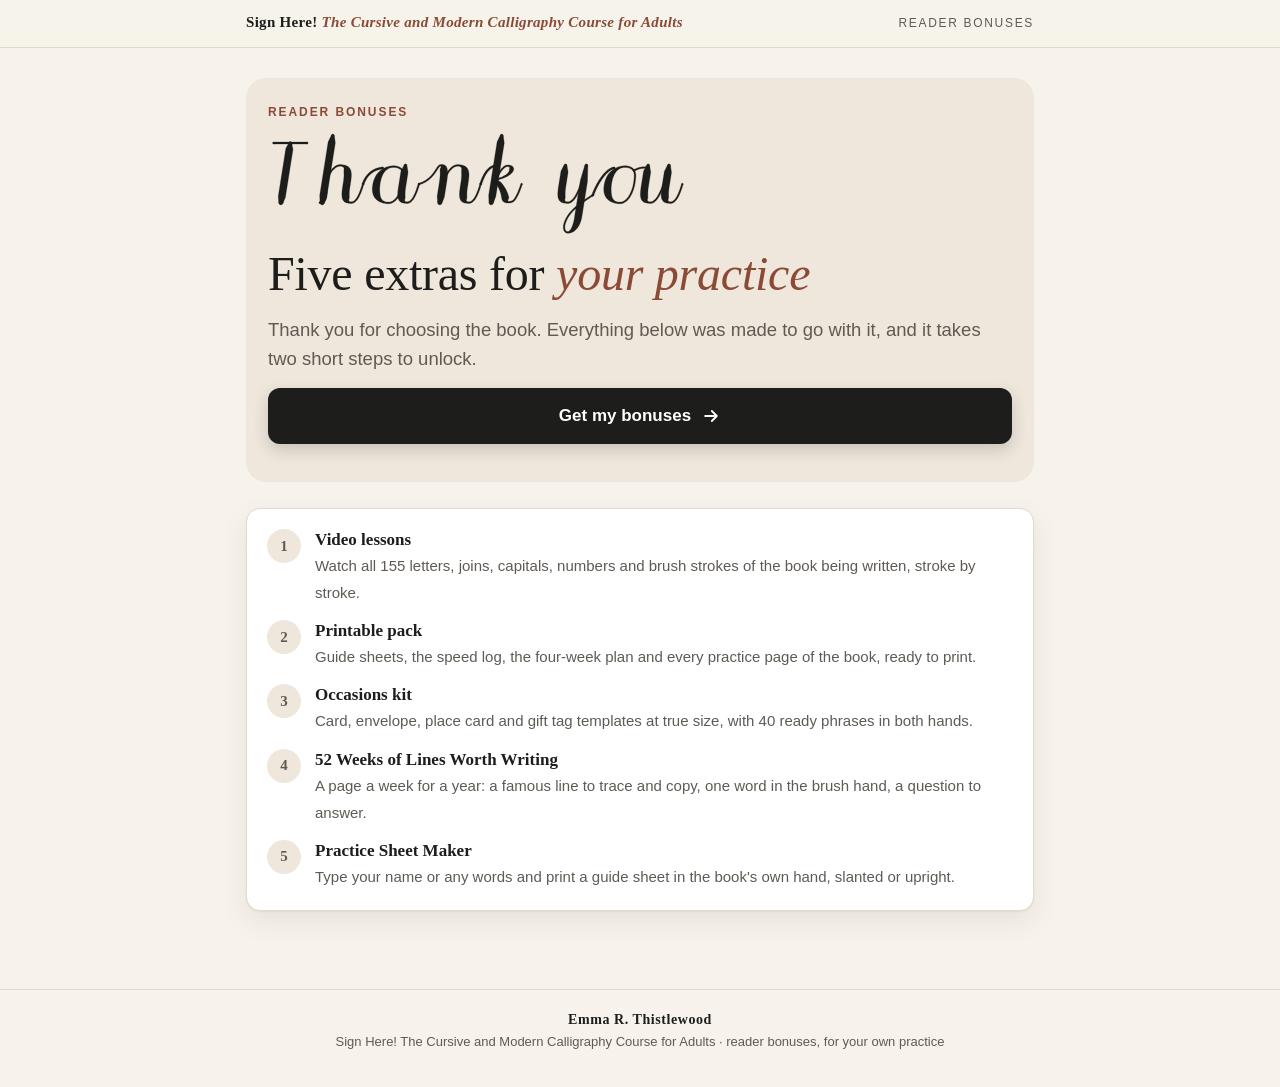
<file: index.html>
<!doctype html><html lang="en"><head><meta charset="utf-8"><meta name="viewport" content="width=device-width,initial-scale=1">
<title>Sign Here! The Cursive and Modern Calligraphy Course for Adults · Reader bonuses</title><meta name="description" content="Reader bonuses for Sign Here! The Cursive and Modern Calligraphy Course for Adults by Emma R. Thistlewood.">
<meta property="og:title" content="Sign Here! The Cursive and Modern Calligraphy Course for Adults: reader bonuses"><link rel="icon" href="data:image/svg+xml,%3Csvg xmlns='http://www.w3.org/2000/svg' viewBox='0 0 32 32'%3E%3Ccircle cx='16' cy='16' r='15' fill='%238a4a36'/%3E%3Cpath d='M9 21c3-1 5-9 7-11s3 1 1 5-3 7 0 7 4-4 6-6' fill='none' stroke='%23fff' stroke-width='2.2' stroke-linecap='round'/%3E%3C/svg%3E">
<link rel="stylesheet" href="css/style.css"></head><body>
<div class="topbar"><div class="in"><a class="brand" href="index.html">Sign Here! <i>The Cursive and Modern Calligraphy Course for Adults</i></a><span class="who">Reader bonuses</span></div></div>
<main>
<section class="hero"><span class="kick">Reader bonuses</span>
<img class="word" src="img/hero.svg" alt="Thank you, written with a brush pen" width="420" height="160">
<h1>Five extras for <em>your practice</em></h1>
<p class="lead">Thank you for choosing the book. Everything below was made to go with it, and it takes two short steps to unlock.</p>
<a class="btn" href="review.html">Get my bonuses <svg viewBox="0 0 24 24"><path d="M5 12h14M13 6l6 6-6 6"/></svg></a></section>
<div class="panel"><ul class="list"><li><span class="num">1</span><div><b>Video lessons</b><span>Watch all 155 letters, joins, capitals, numbers and brush strokes of the book being written, stroke by stroke.</span></div></li><li><span class="num">2</span><div><b>Printable pack</b><span>Guide sheets, the speed log, the four-week plan and every practice page of the book, ready to print.</span></div></li><li><span class="num">3</span><div><b>Occasions kit</b><span>Card, envelope, place card and gift tag templates at true size, with 40 ready phrases in both hands.</span></div></li><li><span class="num">4</span><div><b>52 Weeks of Lines Worth Writing</b><span>A page a week for a year: a famous line to trace and copy, one word in the brush hand, a question to answer.</span></div></li><li><span class="num">5</span><div><b>Practice Sheet Maker</b><span>Type your name or any words and print a guide sheet in the book's own hand, slanted or upright.</span></div></li></ul></div>
</main><footer><span class="who">Emma R. Thistlewood</span>Sign Here! The Cursive and Modern Calligraphy Course for Adults · reader bonuses, for your own practice</footer></body></html>
</file>
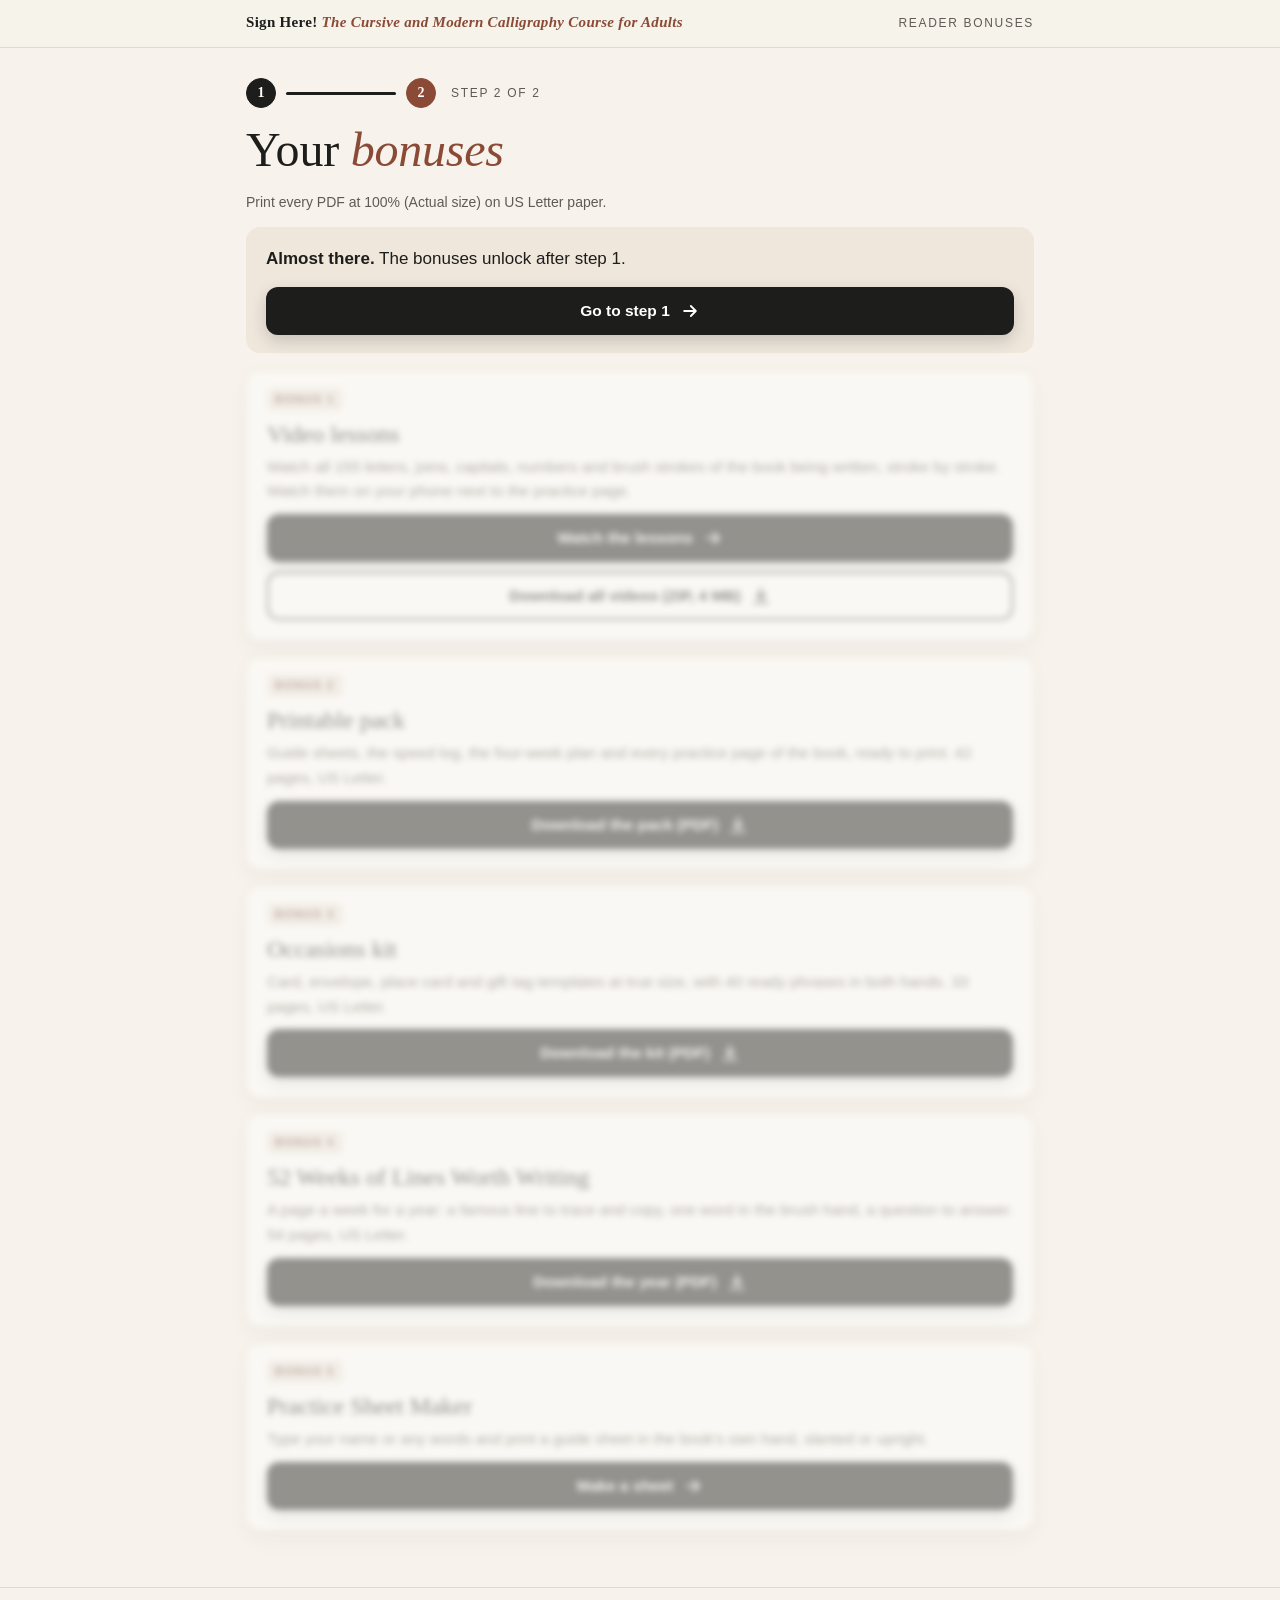
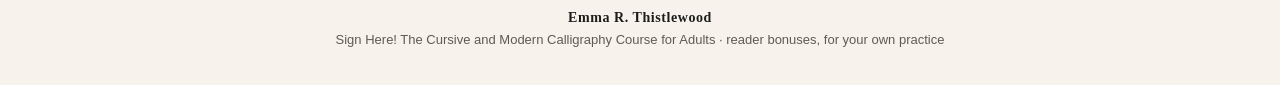
<file: bonus.html>
<!doctype html><html lang="en"><head><meta charset="utf-8"><meta name="viewport" content="width=device-width,initial-scale=1">
<title>Step 2 · Your bonuses</title><meta name="description" content="Reader bonuses for Sign Here! The Cursive and Modern Calligraphy Course for Adults by Emma R. Thistlewood.">
<meta property="og:title" content="Sign Here! The Cursive and Modern Calligraphy Course for Adults: reader bonuses"><link rel="icon" href="data:image/svg+xml,%3Csvg xmlns='http://www.w3.org/2000/svg' viewBox='0 0 32 32'%3E%3Ccircle cx='16' cy='16' r='15' fill='%238a4a36'/%3E%3Cpath d='M9 21c3-1 5-9 7-11s3 1 1 5-3 7 0 7 4-4 6-6' fill='none' stroke='%23fff' stroke-width='2.2' stroke-linecap='round'/%3E%3C/svg%3E">
<link rel="stylesheet" href="css/style.css"></head><body>
<div class="topbar"><div class="in"><a class="brand" href="index.html">Sign Here! <i>The Cursive and Modern Calligraphy Course for Adults</i></a><span class="who">Reader bonuses</span></div></div>
<main><div class="steps"><span class="dot done">1</span><span class="bar done"></span><span class="dot on">2</span><span class="step-label">&nbsp;Step 2 of 2</span></div>
<h1>Your <em>bonuses</em></h1>
<p class="mute">Print every PDF at 100% (Actual size) on US Letter paper.</p>
<div class="lockbox" id="lock"><p><b>Almost there.</b> The bonuses unlock after step 1.</p>
<a class="btn small" href="review.html">Go to step 1 <svg viewBox="0 0 24 24"><path d="M5 12h14M13 6l6 6-6 6"/></svg></a></div>
<div class="panel nudge" id="nudge"><p style="margin:0 0 4px"><b>Sure you left your review?</b> If you have not posted it yet, it takes two minutes and helps other readers find this book. A photo of your before and after sample helps most. An honest review is all we ask.</p>
<a class="btn shine small" href="https://www.amazon.com/review/create-review?asin=B0HQ8RVCRR" target="_blank" rel="noopener"><span class="star">★</span> Write my review now</a></div>
<div class="cards" id="items"><div class="card"><div class="head"><span class="tag">Bonus 1</span></div><div class="body"><h2>Video lessons</h2><p>Watch all 155 letters, joins, capitals, numbers and brush strokes of the book being written, stroke by stroke. Watch them on your phone next to the practice page.</p><a class="btn small" href="videos.html">Watch the lessons <svg viewBox="0 0 24 24"><path d="M5 12h14M13 6l6 6-6 6"/></svg></a><a class="btn small ghost" href="files/video-lessons.zip" download>Download all videos (ZIP, 4 MB) <svg viewBox="0 0 24 24"><path d="M12 3v12M7 10l5 5 5-5M4 20h16"/></svg></a></div></div><div class="card"><div class="head"><span class="tag">Bonus 2</span></div><div class="body"><h2>Printable pack</h2><p>Guide sheets, the speed log, the four-week plan and every practice page of the book, ready to print. 42 pages, US Letter.</p><a class="btn small" href="files/printable-pack.pdf" download>Download the pack (PDF) <svg viewBox="0 0 24 24"><path d="M12 3v12M7 10l5 5 5-5M4 20h16"/></svg></a></div></div><div class="card"><div class="head"><span class="tag">Bonus 3</span></div><div class="body"><h2>Occasions kit</h2><p>Card, envelope, place card and gift tag templates at true size, with 40 ready phrases in both hands. 33 pages, US Letter.</p><a class="btn small" href="files/occasions-kit.pdf" download>Download the kit (PDF) <svg viewBox="0 0 24 24"><path d="M12 3v12M7 10l5 5 5-5M4 20h16"/></svg></a></div></div><div class="card"><div class="head"><span class="tag">Bonus 4</span></div><div class="body"><h2>52 Weeks of Lines Worth Writing</h2><p>A page a week for a year: a famous line to trace and copy, one word in the brush hand, a question to answer. 54 pages, US Letter.</p><a class="btn small" href="files/52-weeks.pdf" download>Download the year (PDF) <svg viewBox="0 0 24 24"><path d="M12 3v12M7 10l5 5 5-5M4 20h16"/></svg></a></div></div><div class="card"><div class="head"><span class="tag">Bonus 5</span></div><div class="body"><h2>Practice Sheet Maker</h2><p>Type your name or any words and print a guide sheet in the book's own hand, slanted or upright.</p><a class="btn small" href="sheet-maker.html">Make a sheet <svg viewBox="0 0 24 24"><path d="M5 12h14M13 6l6 6-6 6"/></svg></a></div></div></div>
</main><footer><span class="who">Emma R. Thistlewood</span>Sign Here! The Cursive and Modern Calligraphy Course for Adults · reader bonuses, for your own practice</footer>
<script>
(function(){var u=false;try{u=localStorage.getItem('hws_unlocked')==='1'||localStorage.getItem('hws_review_clicked')==='1'}catch(e){}
document.getElementById('items').className=u?'cards':'cards locked';document.getElementById('lock').style.display=u?'none':'block';document.getElementById('nudge').style.display=u?'block':'none';})();
</script></body></html>
</file>
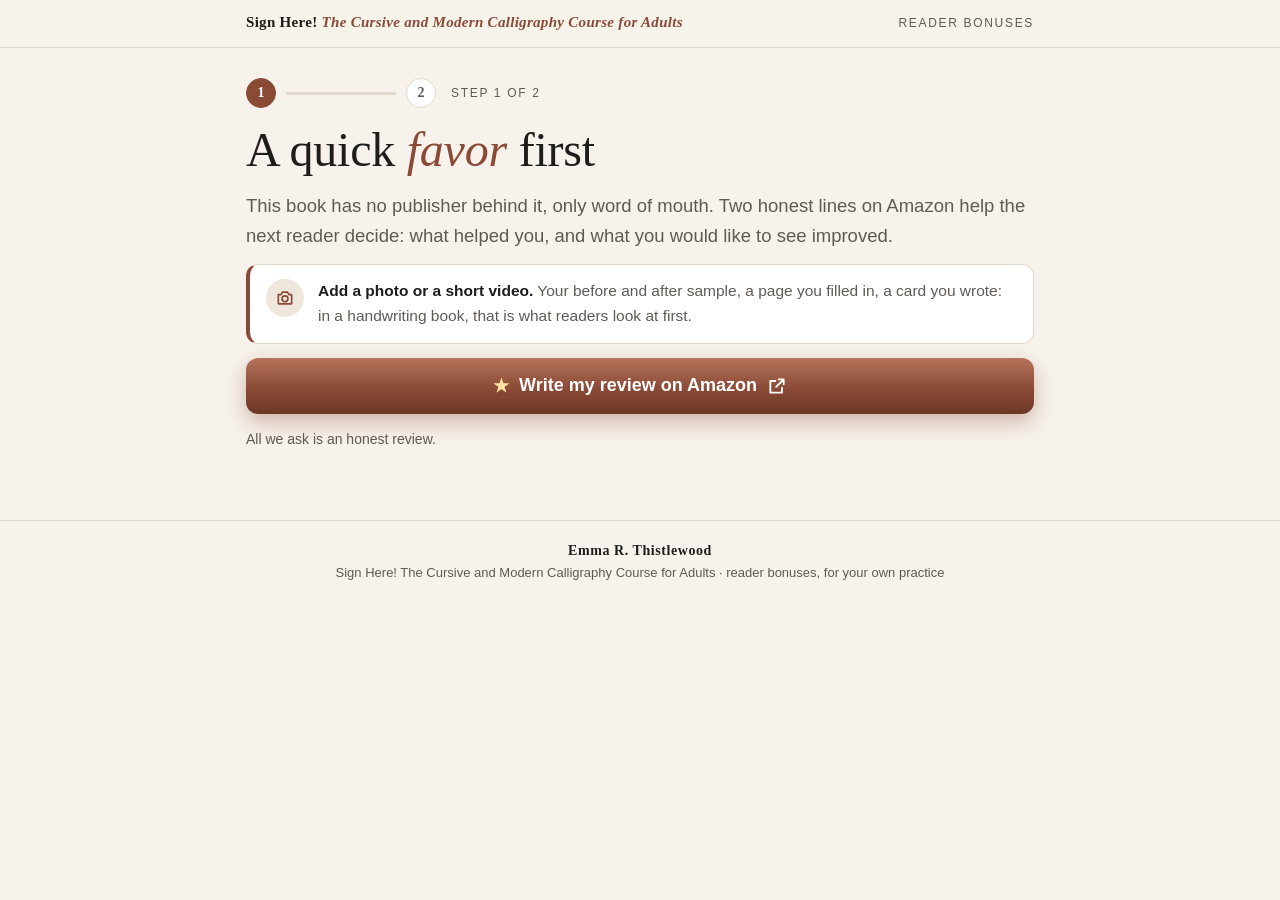
<file: review.html>
<!doctype html><html lang="en"><head><meta charset="utf-8"><meta name="viewport" content="width=device-width,initial-scale=1">
<title>Step 1 · Reader bonuses</title><meta name="description" content="Reader bonuses for Sign Here! The Cursive and Modern Calligraphy Course for Adults by Emma R. Thistlewood.">
<meta property="og:title" content="Sign Here! The Cursive and Modern Calligraphy Course for Adults: reader bonuses"><link rel="icon" href="data:image/svg+xml,%3Csvg xmlns='http://www.w3.org/2000/svg' viewBox='0 0 32 32'%3E%3Ccircle cx='16' cy='16' r='15' fill='%238a4a36'/%3E%3Cpath d='M9 21c3-1 5-9 7-11s3 1 1 5-3 7 0 7 4-4 6-6' fill='none' stroke='%23fff' stroke-width='2.2' stroke-linecap='round'/%3E%3C/svg%3E">
<link rel="stylesheet" href="css/style.css"></head><body>
<div class="topbar"><div class="in"><a class="brand" href="index.html">Sign Here! <i>The Cursive and Modern Calligraphy Course for Adults</i></a><span class="who">Reader bonuses</span></div></div>
<main><div class="steps"><span class="dot on">1</span><span class="bar"></span><span class="dot">2</span><span class="step-label">&nbsp;Step 1 of 2</span></div>
<h1>A quick <em>favor</em> first</h1>
<p class="lead">This book has no publisher behind it, only word of mouth. Two honest lines on Amazon help the next reader decide: what helped you, and what you would like to see improved.</p>
<div class="photo"><span class="cam"><svg viewBox="0 0 24 24"><path d="M4 8h3l2-3h6l2 3h3v11H4z"/><circle cx="12" cy="13" r="3.5"/></svg></span><p><b>Add a photo or a short video.</b> Your before and after sample, a page you filled in, a card you wrote: in a handwriting book, that is what readers look at first.</p></div>
<!-- REVIEW LINK: set ASIN in build.py once the paperback is live -->
<a class="btn shine" id="review" href="https://www.amazon.com/review/create-review?asin=B0HQ8RVCRR" target="_blank" rel="noopener"><span class="star">★</span> Write my review on Amazon <svg viewBox="0 0 24 24"><path d="M14 4h6v6M20 4l-9 9M18 14v6H4V6h6"/></svg></a>
<div class="reveal" id="after"><div class="panel" style="margin-top:6px">
<p style="margin-bottom:4px"><b>Done?</b> Come back here once your review is posted.</p>
<a class="btn" href="bonus.html" id="done">I've left my review <svg viewBox="0 0 24 24"><path d="M5 12h14M13 6l6 6-6 6"/></svg></a></div></div>
<p class="mute">All we ask is an honest review.</p>
</main><footer><span class="who">Emma R. Thistlewood</span>Sign Here! The Cursive and Modern Calligraphy Course for Adults · reader bonuses, for your own practice</footer>
<script>
(function(){var K='hws_review_clicked',a=document.getElementById('after');
function show(){a.className='reveal show'}
try{if(localStorage.getItem(K)==='1')show()}catch(e){}
document.getElementById('review').addEventListener('click',function(){try{localStorage.setItem(K,'1')}catch(e){}setTimeout(show,1200)});
document.getElementById('done').addEventListener('click',function(){try{localStorage.setItem('hws_unlocked','1')}catch(e){}});
})();
</script></body></html>
</file>
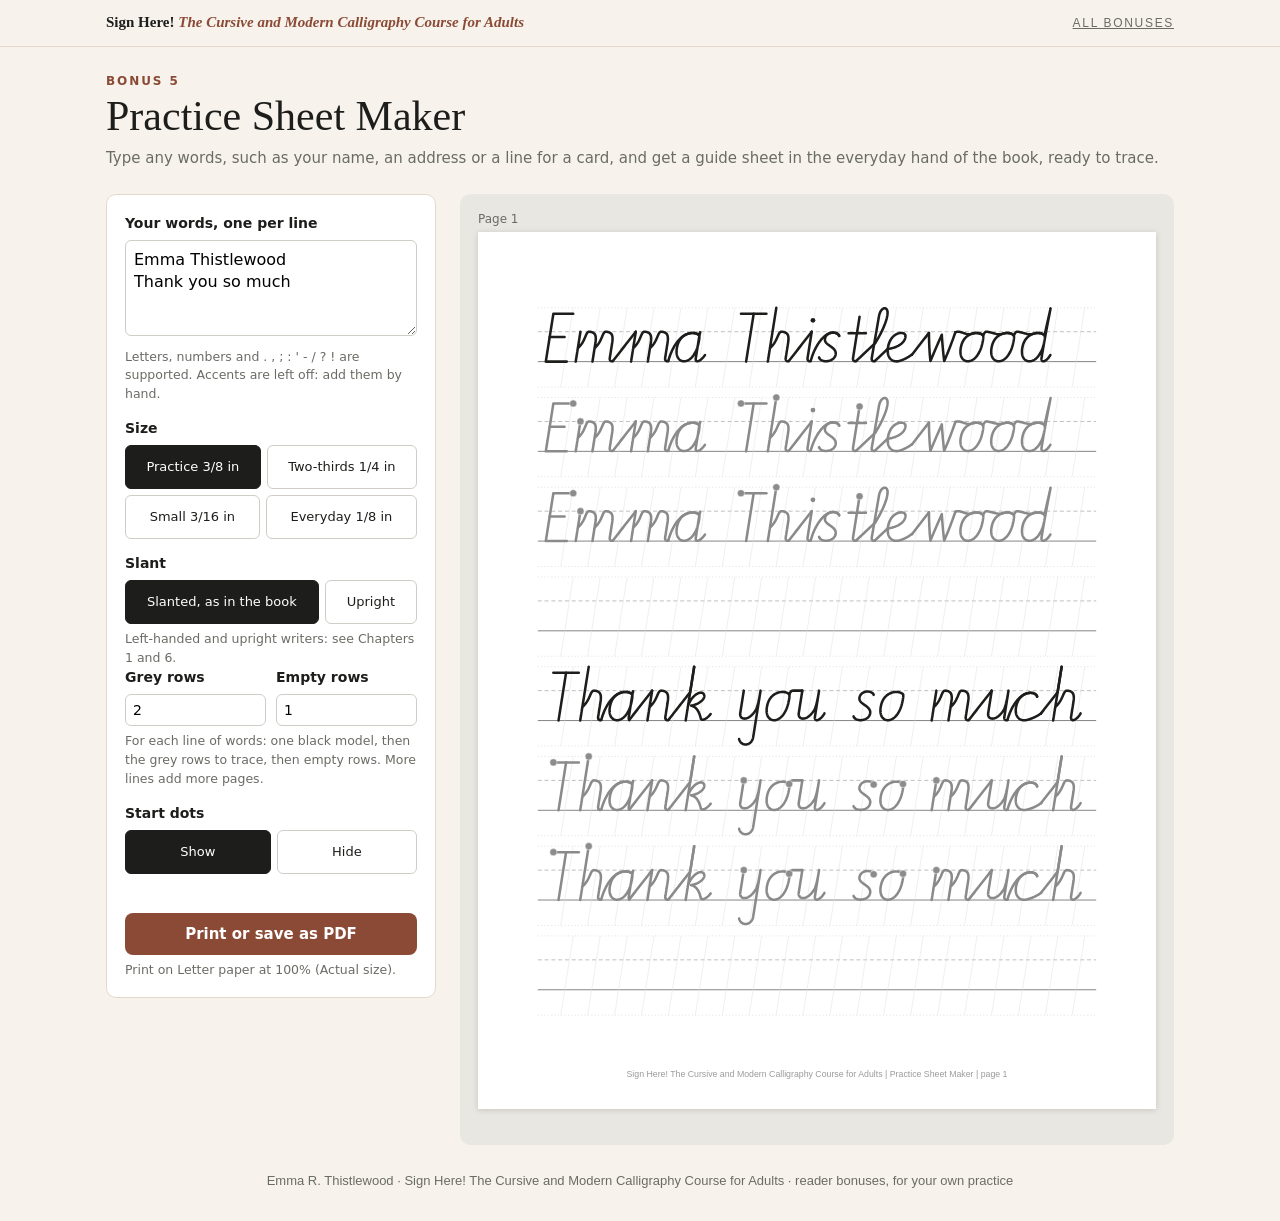
<file: sheet-maker.html>
<!doctype html>
<html lang="en">
<head>
<meta charset="utf-8">
<meta name="viewport" content="width=device-width, initial-scale=1">
<title>Practice Sheet Maker</title>
<style>
:root{--ink:#1d1d1b;--muted:#6b6b66;--line:#e2d9cc;--paper:#f7f3ec;--accent:#8a4a36;--card:#ffffff}
*{box-sizing:border-box}
body{margin:0;background:var(--paper);color:var(--ink);font:16px/1.5 -apple-system,"Segoe UI",Roboto,Helvetica,Arial,sans-serif}
header{padding:28px 16px 8px;max-width:1100px;margin:0 auto}
h1{font:400 clamp(30px,6vw,42px)/1.1 "Palatino Linotype",Palatino,"Book Antiqua",Georgia,serif;margin:6px 0 8px}
.kick{display:block;font:700 12px/1 system-ui,sans-serif;letter-spacing:.16em;text-transform:uppercase;color:var(--accent)}
.topbar{border-bottom:1px solid var(--line)}.topbar .in{max-width:1100px;margin:0 auto;padding:14px 16px;display:flex;align-items:baseline;gap:12px}
.brand{font:600 15px/1 "Palatino Linotype",Palatino,Georgia,serif;color:var(--ink);text-decoration:none}.brand i{color:var(--accent)}
.topbar .who{margin-left:auto;font-size:12px;letter-spacing:.14em;text-transform:uppercase;color:var(--muted)}.topbar .who a{color:inherit}
footer{text-align:center;color:var(--muted);font-size:13px;padding:10px 16px 30px}
header p{margin:0;color:var(--muted);font-family:system-ui,sans-serif;font-size:15px}
main{max-width:1100px;margin:0 auto;padding:16px;display:grid;grid-template-columns:330px 1fr;gap:24px;align-items:start}
.panel{background:var(--card);border:1px solid var(--line);border-radius:10px;padding:18px;font-family:system-ui,sans-serif;font-size:14px;position:sticky;top:12px}
label{display:block;font-weight:600;margin:14px 0 6px}
label:first-child{margin-top:0}
textarea{width:100%;min-height:96px;font:16px/1.4 system-ui,sans-serif;padding:8px;border:1px solid #cfcdc6;border-radius:6px;resize:vertical}
.seg{display:flex;flex-wrap:wrap;gap:6px}
.seg button{flex:1 1 auto;min-height:44px;border:1px solid #cfcdc6;background:#fff;padding:7px 8px;border-radius:6px;cursor:pointer;font:13px system-ui,sans-serif;color:var(--ink)}
.seg button[aria-pressed=true]{background:var(--ink);color:#fff;border-color:var(--ink)}
.row{display:flex;gap:10px}.row>div{flex:1}
input[type=number]{width:100%;padding:7px;border:1px solid #cfcdc6;border-radius:6px;font:14px system-ui,sans-serif}
.hint{color:var(--muted);font-size:12.5px;margin-top:6px}
.warn{color:#9b2c1d;font-size:13px;margin-top:8px;min-height:1em}
.print{margin-top:18px;width:100%;padding:12px;border:0;border-radius:8px;background:var(--accent);color:#fff;font:600 15px system-ui,sans-serif;cursor:pointer}
.sheetwrap{background:#e9e7e1;border-radius:10px;padding:18px;overflow:hidden}
.sheet{width:100%;height:auto;display:block;background:#fff;box-shadow:0 1px 6px rgba(0,0,0,.15);margin-bottom:18px}
.pgno{font:12px system-ui,sans-serif;color:var(--muted);margin:0 0 6px}
@media (max-width:820px){main{grid-template-columns:1fr}.panel{position:static}}
@media print{
  @page{size:letter;margin:0}
  body{background:#fff}header,.panel,.topbar,footer{display:none}main{display:block;padding:0;max-width:none}
  .sheetwrap{padding:0;background:none;border-radius:0}.sheet{width:8.5in;height:11in;box-shadow:none;margin:0;break-after:page;page-break-after:always}.sheet:last-of-type{break-after:auto;page-break-after:auto}.pgno{display:none}
}
</style>
</head>
<body>
<div class="topbar"><div class="in"><a class="brand" href="index.html">Sign Here! <i>The Cursive and Modern Calligraphy Course for Adults</i></a><span class="who"><a href="bonus.html">All bonuses</a></span></div></div>
<header>
<span class="kick">Bonus 5</span>
<h1>Practice Sheet Maker</h1>
<p>Type any words, such as your name, an address or a line for a card, and get a guide sheet in the everyday hand of the book, ready to trace.</p>
</header>
<main>
<div class="panel">
  <label for="txt">Your words, one per line</label>
  <textarea id="txt" spellcheck="false">Emma Thistlewood
Thank you so much</textarea>
  <div class="hint">Letters, numbers and . , ; : ' - / ? ! are supported. Accents are left off: add them by hand.</div>
  <label>Size</label>
  <div class="seg" id="size">
    <button data-v="0.375" aria-pressed="true">Practice 3/8 in</button>
    <button data-v="0.25" aria-pressed="false">Two-thirds 1/4 in</button>
    <button data-v="0.1875" aria-pressed="false">Small 3/16 in</button>
    <button data-v="0.125" aria-pressed="false">Everyday 1/8 in</button>
  </div>
  <label>Slant</label>
  <div class="seg" id="slant">
    <button data-v="slant" aria-pressed="true">Slanted, as in the book</button>
    <button data-v="upright" aria-pressed="false">Upright</button>
  </div>
  <div class="hint">Left-handed and upright writers: see Chapters 1 and 6.</div>
  <div class="row">
    <div><label for="trace">Grey rows</label><input id="trace" type="number" min="0" max="12" value="2"></div>
    <div><label for="blank">Empty rows</label><input id="blank" type="number" min="0" max="12" value="1"></div>
  </div>
  <div class="hint">For each line of words: one black model, then the grey rows to trace, then empty rows. More lines add more pages.</div>
  <label>Start dots</label>
  <div class="seg" id="dots">
    <button data-v="1" aria-pressed="true">Show</button>
    <button data-v="0" aria-pressed="false">Hide</button>
  </div>
  <div class="warn" id="warn"></div>
  <button class="print" id="print">Print or save as PDF</button>
  <div class="hint">Print on Letter paper at 100% (Actual size).</div>
</div>
<div class="sheetwrap" id="sheets"></div>
</main>
<footer>Emma R. Thistlewood · Sign Here! The Cursive and Modern Calligraphy Course for Adults · reader bonuses, for your own practice</footer>
<script src="glyphs.js"></script>
<script src="engine.js"></script>
<script>
HWS.init(window.HWS_DATA);
const $=id=>document.getElementById(id);
const S={k:0.375,upright:false,dots:true};
function seg(id,fn){$(id).addEventListener('click',e=>{const b=e.target.closest('button');if(!b)return;
  [...$(id).children].forEach(x=>x.setAttribute('aria-pressed',x===b));fn(b.dataset.v);draw();});}
seg('size',v=>S.k=+v);seg('slant',v=>S.upright=v=='upright');seg('dots',v=>S.dots=v=='1');
['txt','trace','blank'].forEach(id=>$(id).addEventListener('input',draw));
$('print').onclick=()=>window.print();
const X0=0.75,X1=7.75,TOP=0.85,BOT=10.45,NS='http://www.w3.org/2000/svg';
let CUR=null;
function el(t,a,p){const e=document.createElementNS(NS,t);for(const k in a)e.setAttribute(k,a[k]);(p||CUR).appendChild(e);return e;}
function newPage(n){const lab=document.createElement('p');lab.className='pgno';lab.textContent='Page '+n;$('sheets').appendChild(lab);
  const svg=document.createElementNS(NS,'svg');svg.setAttribute('class','sheet');svg.setAttribute('viewBox','0 0 8.5 11');$('sheets').appendChild(svg);CUR=svg;
  el('rect',{x:0,y:0,width:8.5,height:11,fill:'#fff'});
  const t=el('text',{x:4.25,y:10.6,'font-size':0.11,'text-anchor':'middle',fill:'#9a9a9a','font-family':'Helvetica,Arial,sans-serif'});t.textContent='Sign Here! The Cursive and Modern Calligraphy Course for Adults  |  Practice Sheet Maker  |  page '+n;
  return el('g',{});}
function hl(g,y,c,w,dash){el('line',{x1:X0,x2:X1,y1:y,y2:y,stroke:c,'stroke-width':w,'stroke-dasharray':dash||''},g);}
function guides(g,y,k,sl){ // y = baseline in page coords (down positive)
  hl(g,y,'#555',0.009);hl(g,y-k,'#9a9a9a',0.008,(0.05)+' '+(0.035));hl(g,y-1.8*k,'#cfcfcf',0.008,'0.012 0.03');hl(g,y+0.85*k,'#cfcfcf',0.008,'0.012 0.03');
  for(let x=X0;x<X1;x+=0.9*k){const xa=x-0.85*k*sl,xb=x+1.8*k*sl;if(xa<X0||xb>X1)continue;el('line',{x1:xa,y1:y+0.85*k,x2:xb,y2:y-1.8*k,stroke:'#dedede','stroke-width':0.006},g);}
}
function wrapWords(t,k,maxw){const ws=t.trim().split(/\s+/);const L=[];let cur='';
  for(const w of ws){const c=(cur?cur+' ':'')+w;if(!cur||HWS.line(c).x1*k<=maxw)cur=c;else{L.push(cur);cur=w;}}if(cur)L.push(cur);return L;}
function write(g,t,x,y,k,color,dots){const r=HWS.line(t);const w=Math.max(0.085*k,0.012);
  const tr=([px,py])=>[(x+px*k).toFixed(4),(y-py*k).toFixed(4)];
  for(const P of r.strokes)el('polyline',{points:P.map(p=>tr(p).join(',')).join(' '),fill:'none',stroke:color,'stroke-width':w,'stroke-linecap':'round','stroke-linejoin':'round'},g);
  for(const p of r.dots){const [a,b]=tr(p);el('circle',{cx:a,cy:b,r:w*0.95,fill:color},g);}
  if(dots)for(const p of r.starts){const [a,b]=tr(p);el('circle',{cx:a,cy:b,r:Math.max(0.045*k/0.375,0.02),fill:'#8c8c8c',stroke:'#fff','stroke-width':0.006},g);}
  return r.x1*k;}
function draw(){
  $('sheets').innerHTML='';HWS.setSlant(S.upright?0:HWS.SLANT0);const sl=S.upright?0:HWS.SLANT0;
  const k=S.k,pitch=3.0*k,trace=Math.max(0,Math.min(12,+$('trace').value||0)),blank=Math.max(0,Math.min(12,+$('blank').value||0));
  const raw=$('txt').value.split('\n').map(s=>s.replace(/[\u2018\u2019]/g,"'").trim()).filter(Boolean);
  const bad=new Set(),acc=new Set();
  const ok=s=>[...s].map(c=>{if(c==' '||(c in HWS_DATA.G))return c;const b=c.normalize('NFD').replace(/[\u0300-\u036f]/g,'');
      if(b.length==1&&(b in HWS_DATA.G)){acc.add(c);return b;}bad.add(c);return '';}).join('').replace(/\s+/g,' ');
  const W=X1-X0-0.2;const lines=[];const long=new Set();
  raw.forEach(s=>wrapWords(ok(s),k,W).forEach(l=>{lines.push(l);if(HWS.line(l).x1*k>W)long.add(l.split(' ')[0]);}));
  const msg=[];if(acc.size)msg.push('Accents left off ('+[...acc].join(' ')+'): add them by hand.');
  if(bad.size)msg.push('Left out: '+[...bad].join(' '));
  if(long.size)msg.push('Too long for one line at this size: '+[...long].join(', ')+'. Choose a smaller size.');
  $('warn').textContent=msg.join(' ');
  let n=1,g=newPage(n),y=TOP+1.8*k+0.1;const fits=()=>y+0.85*k<=BOT;
  const rows=[['model']].concat(Array(trace).fill(['grey']),Array(blank).fill(['empty']));
  const row=(kind,l)=>{guides(g,y,k,sl);if(kind=='model')write(g,l,X0+0.1,y,k,'#1d1d1b',false);else if(kind=='grey')write(g,l,X0+0.1,y,k,'#8a8a8a',S.dots);y+=pitch;};
  if(!lines.length){while(fits())row('empty','');return;}
  for(const l of lines){if(y+rows.length*pitch-pitch+0.85*k>BOT&&y>TOP+1.8*k+0.2){n++;g=newPage(n);y=TOP+1.8*k+0.1;}
    for(const [kind] of rows){if(!fits()){n++;g=newPage(n);y=TOP+1.8*k+0.1;}row(kind,l);}}
  let q=0;while(fits()&&q<200){const l=lines[q%lines.length];for(const [kind] of rows){if(!fits())break;row(kind,l);}q++;}
}
draw();
</script>
</body>
</html>
</file>
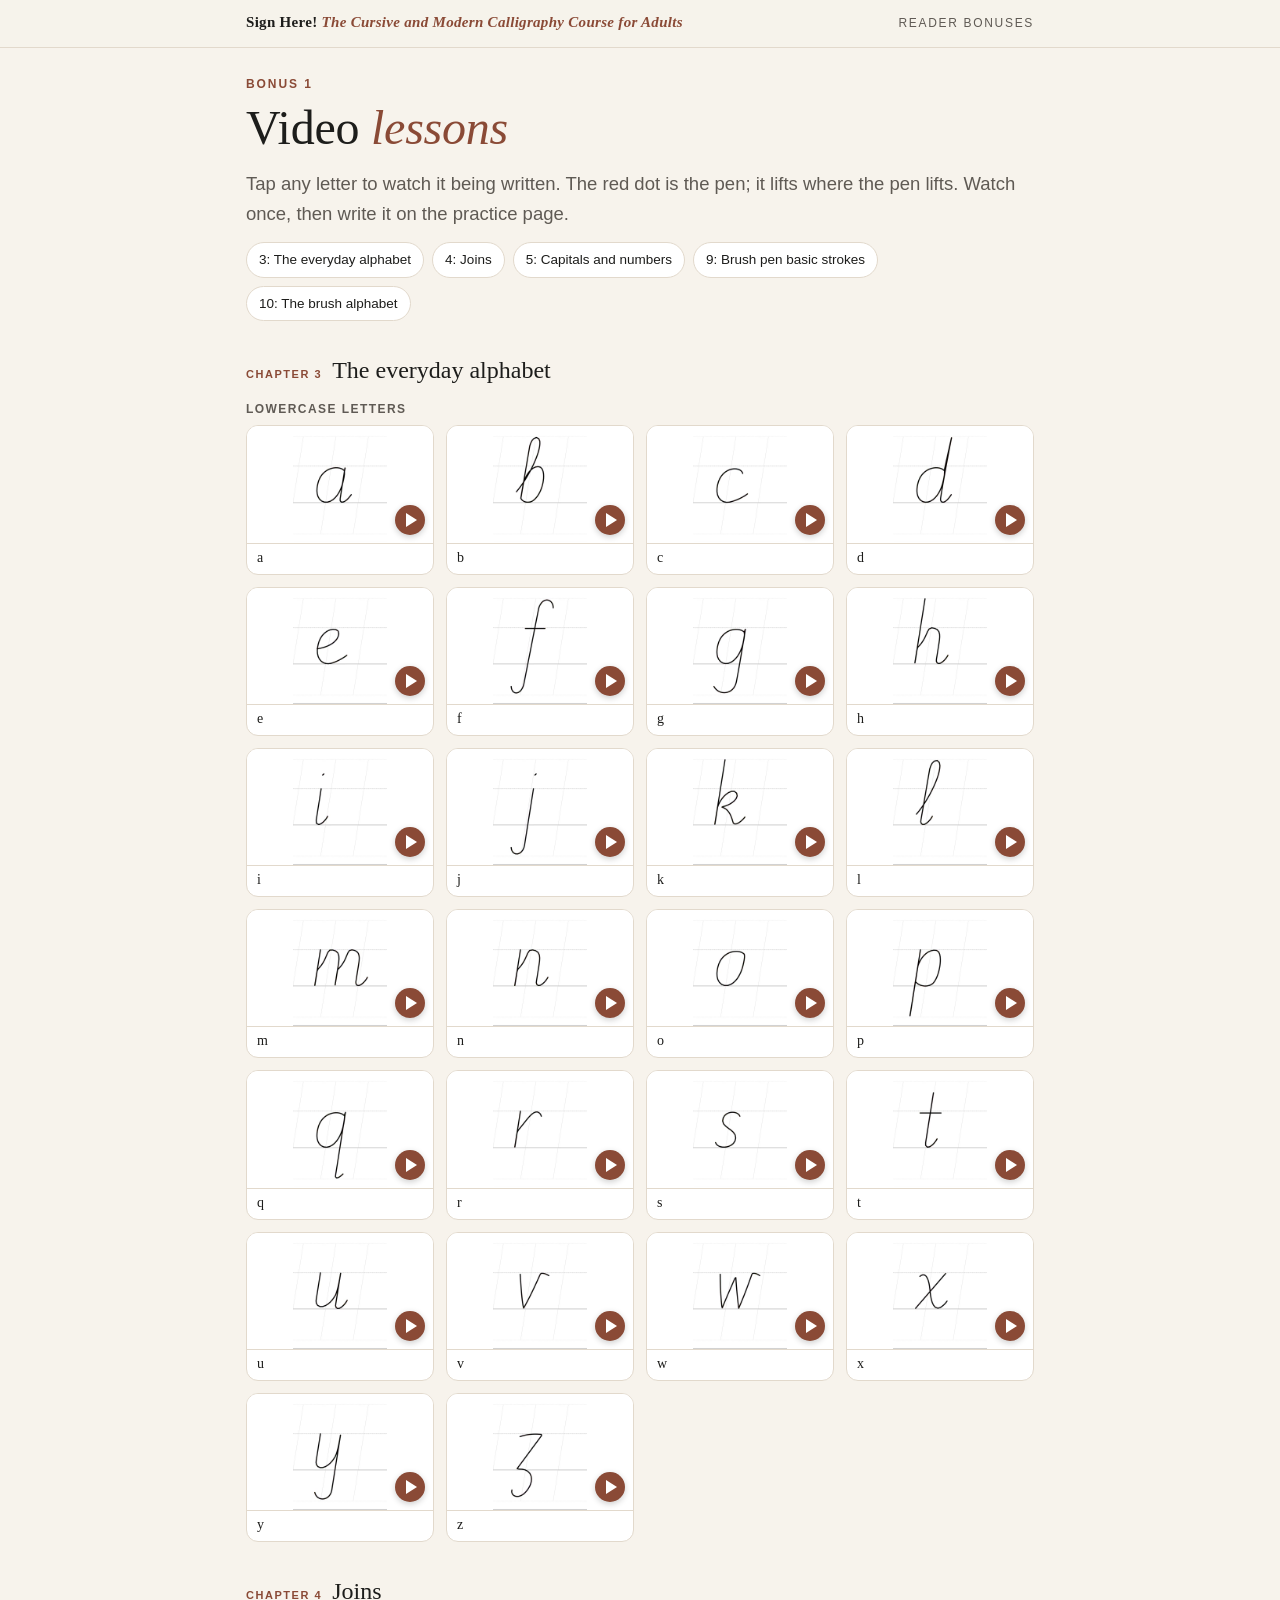
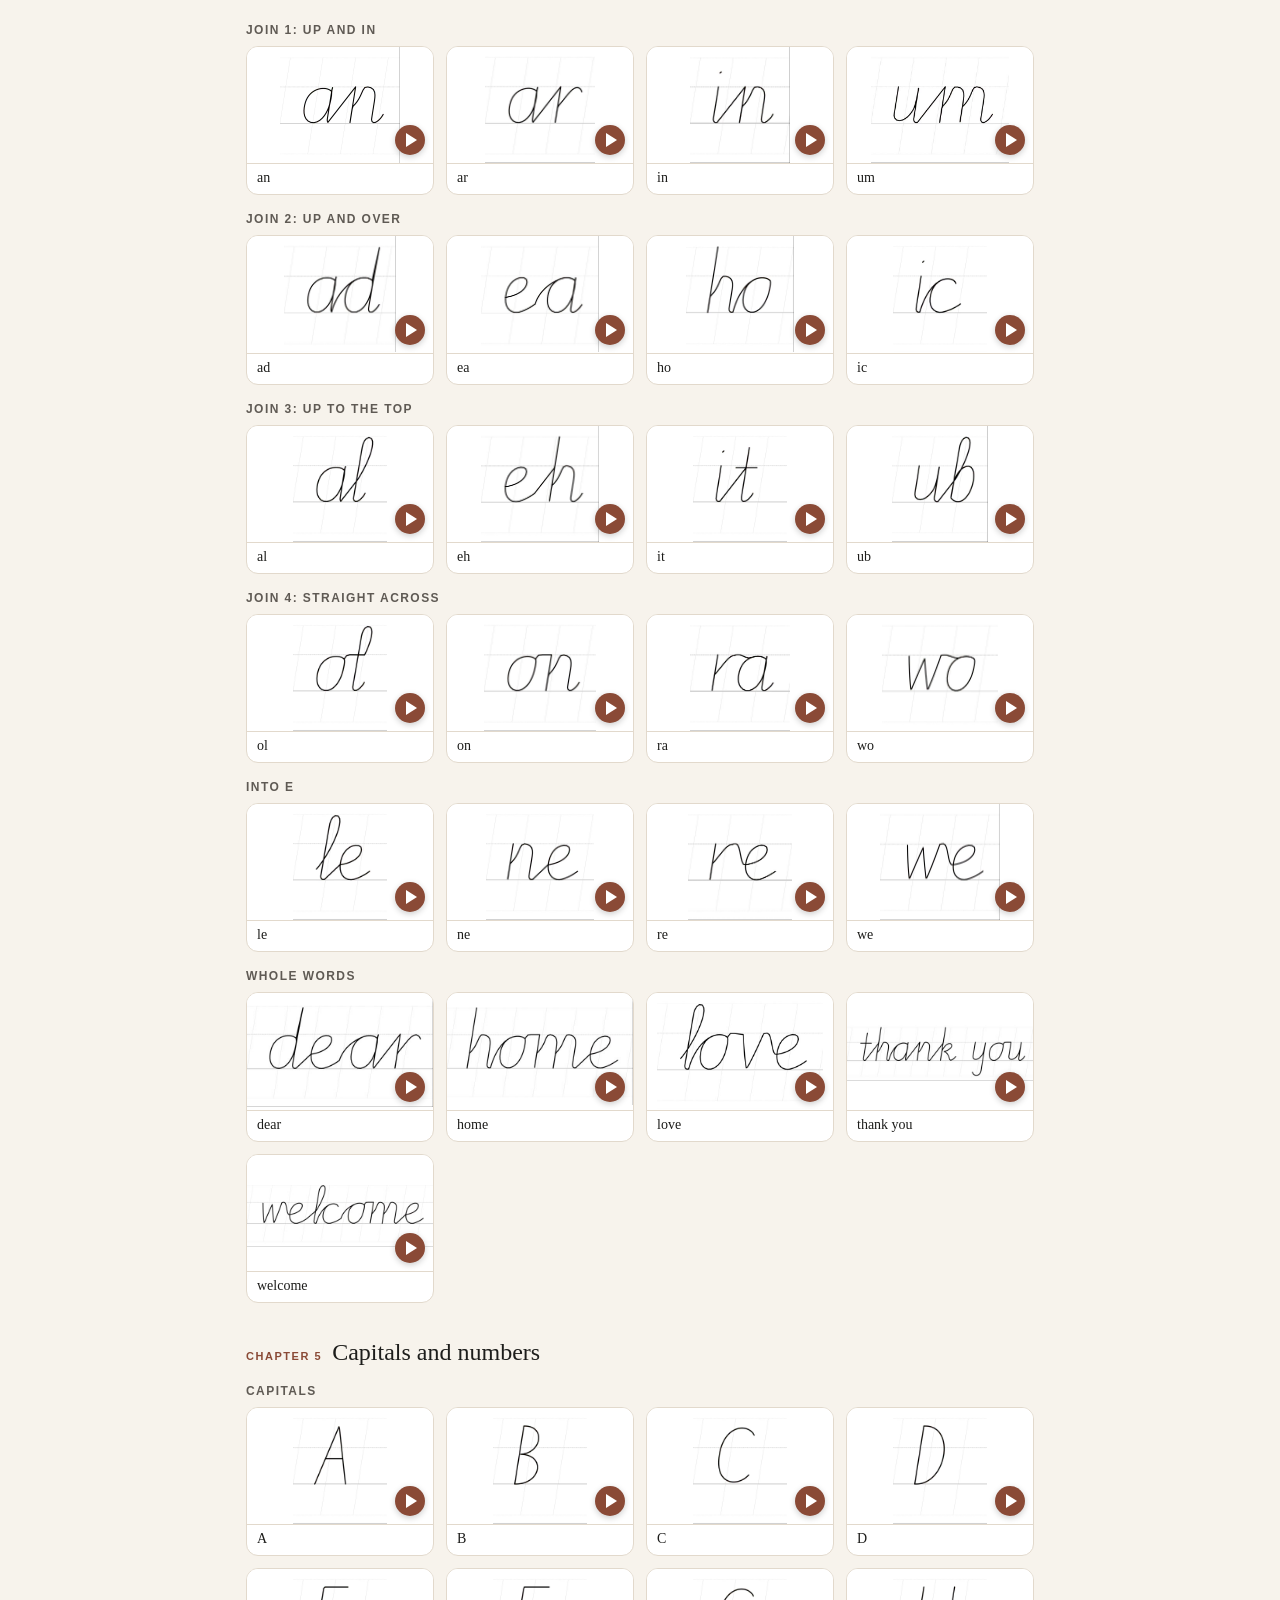
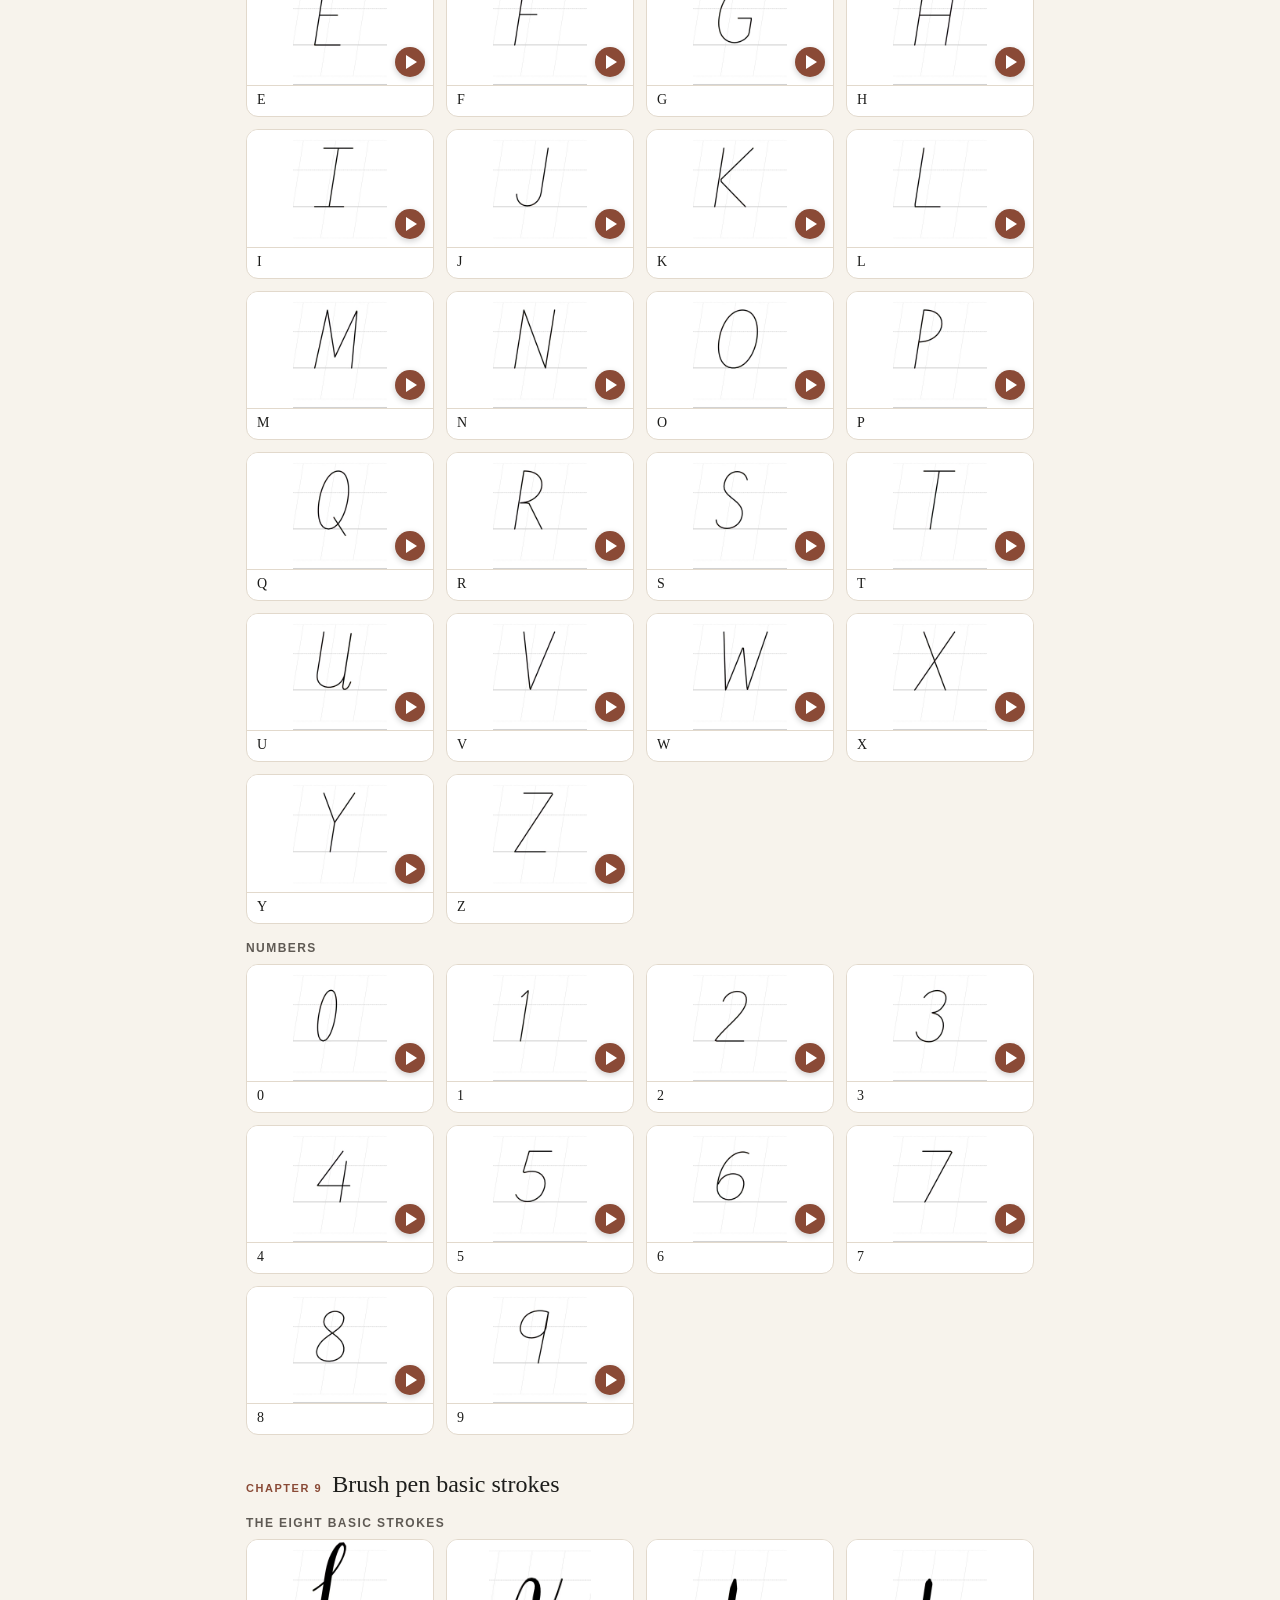
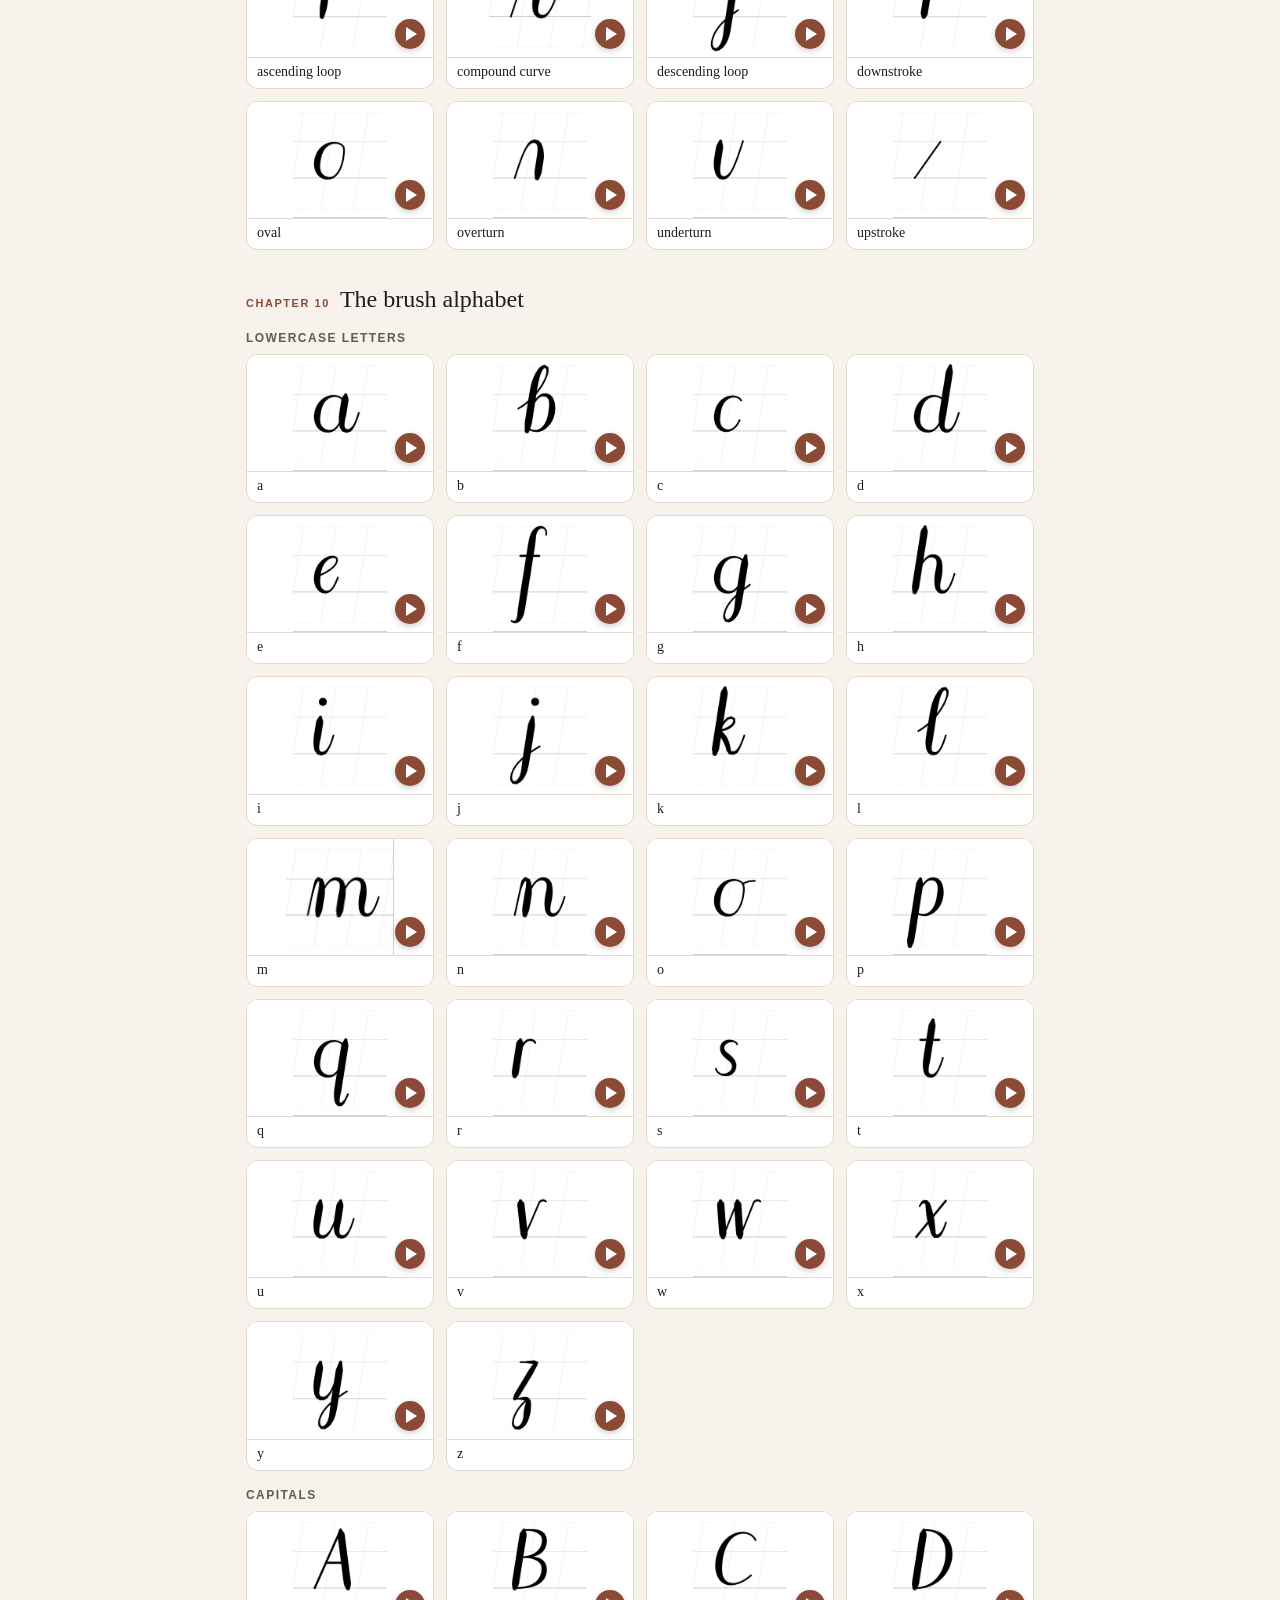
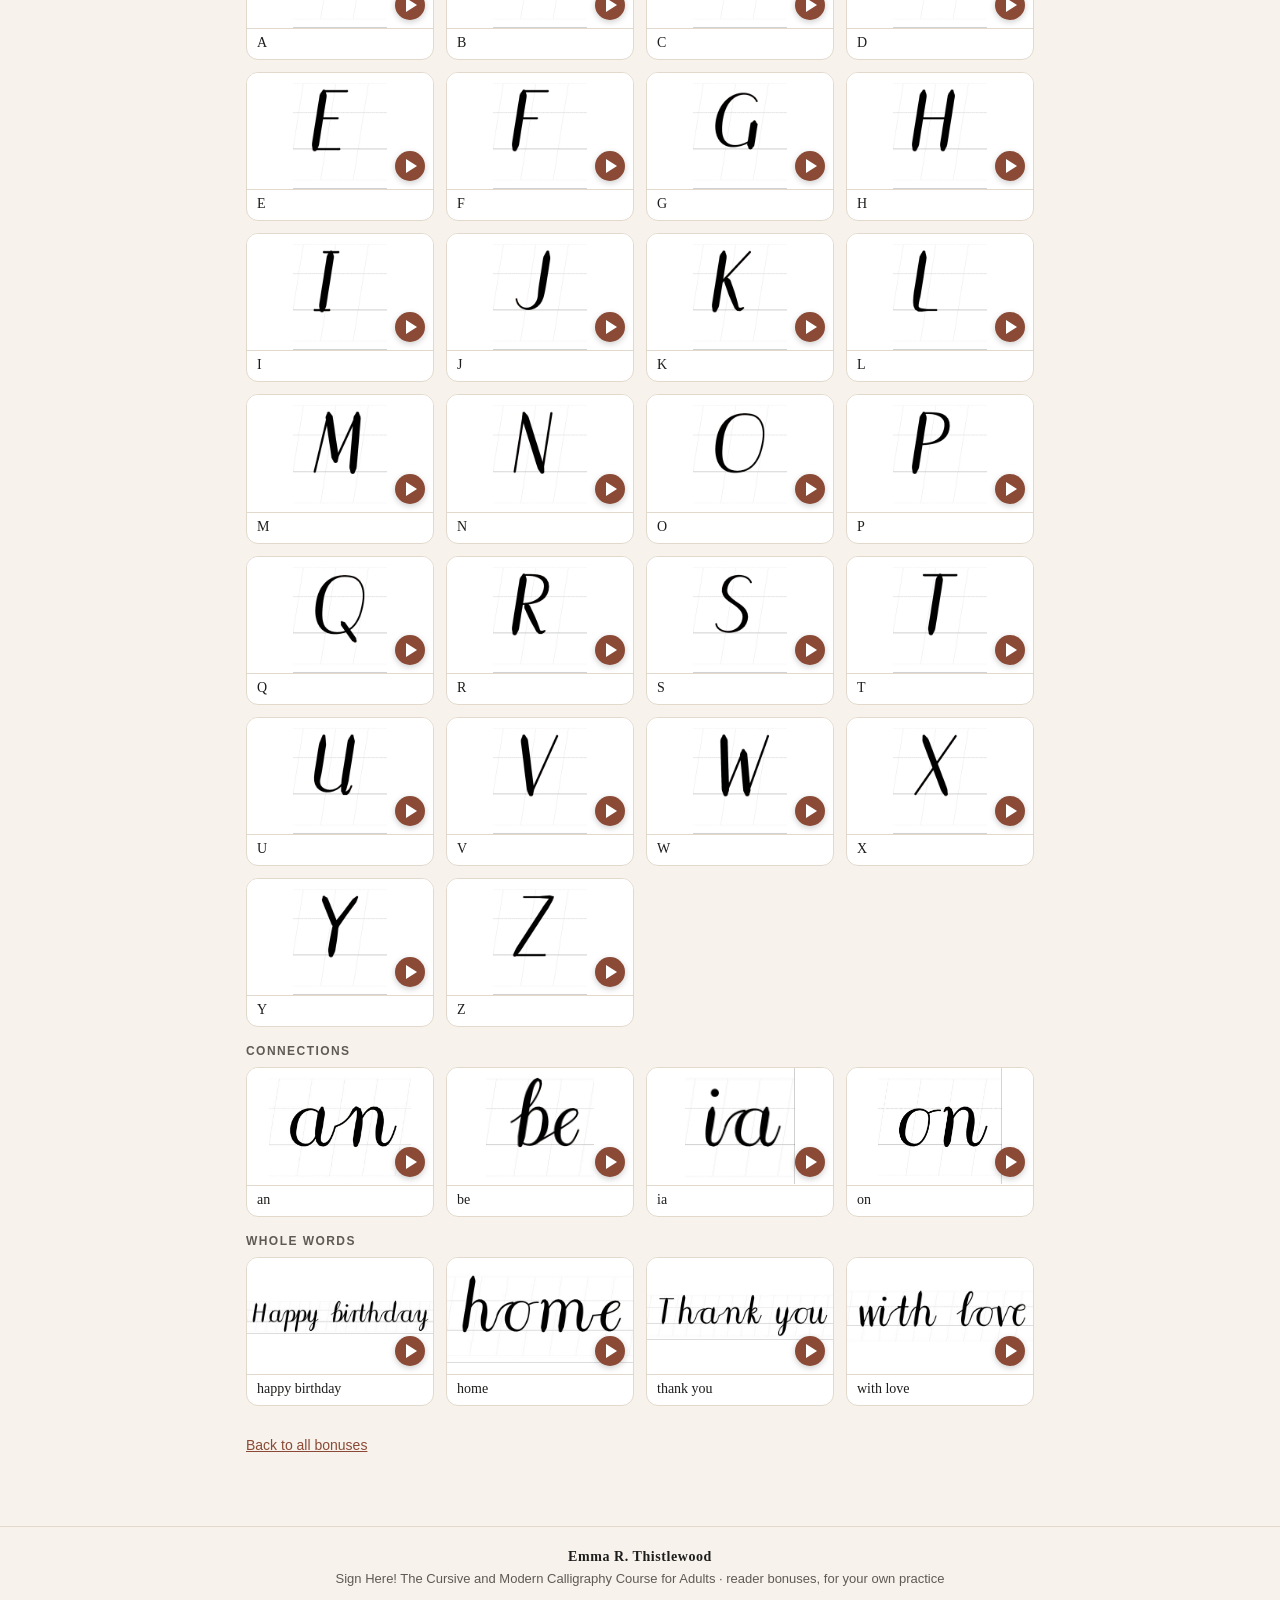
<file: videos.html>
<!doctype html><html lang="en"><head><meta charset="utf-8"><meta name="viewport" content="width=device-width,initial-scale=1">
<title>Video lessons · Reader bonuses</title><meta name="description" content="Reader bonuses for Sign Here! The Cursive and Modern Calligraphy Course for Adults by Emma R. Thistlewood.">
<meta property="og:title" content="Sign Here! The Cursive and Modern Calligraphy Course for Adults: reader bonuses"><link rel="icon" href="data:image/svg+xml,%3Csvg xmlns='http://www.w3.org/2000/svg' viewBox='0 0 32 32'%3E%3Ccircle cx='16' cy='16' r='15' fill='%238a4a36'/%3E%3Cpath d='M9 21c3-1 5-9 7-11s3 1 1 5-3 7 0 7 4-4 6-6' fill='none' stroke='%23fff' stroke-width='2.2' stroke-linecap='round'/%3E%3C/svg%3E">
<link rel="stylesheet" href="css/style.css"></head><body>
<div class="topbar"><div class="in"><a class="brand" href="index.html">Sign Here! <i>The Cursive and Modern Calligraphy Course for Adults</i></a><span class="who">Reader bonuses</span></div></div>
<main><span class="kick">Bonus 1</span><h1>Video <em>lessons</em></h1>
<p class="lead">Tap any letter to watch it being written. The red dot is the pen; it lifts where the pen lifts. Watch once, then write it on the practice page.</p>
<div class="jump"><a href="#ch03">3: The everyday alphabet</a><a href="#ch04">4: Joins</a><a href="#ch05">5: Capitals and numbers</a><a href="#ch09">9: Brush pen basic strokes</a><a href="#ch10">10: The brush alphabet</a></div><section class="chap" id="ch03"><h2><small>Chapter 3</small>The everyday alphabet</h2><div class="grp">Lowercase letters</div><div class="vgrid"><div class="vtile"><button class="vplay" aria-label="Play a"><video src="videos/ch03-everyday-lowercase-a.mp4" poster="posters/ch03-everyday-lowercase-a.jpg" preload="none" muted playsinline></video><i></i></button><span>a</span></div><div class="vtile"><button class="vplay" aria-label="Play b"><video src="videos/ch03-everyday-lowercase-b.mp4" poster="posters/ch03-everyday-lowercase-b.jpg" preload="none" muted playsinline></video><i></i></button><span>b</span></div><div class="vtile"><button class="vplay" aria-label="Play c"><video src="videos/ch03-everyday-lowercase-c.mp4" poster="posters/ch03-everyday-lowercase-c.jpg" preload="none" muted playsinline></video><i></i></button><span>c</span></div><div class="vtile"><button class="vplay" aria-label="Play d"><video src="videos/ch03-everyday-lowercase-d.mp4" poster="posters/ch03-everyday-lowercase-d.jpg" preload="none" muted playsinline></video><i></i></button><span>d</span></div><div class="vtile"><button class="vplay" aria-label="Play e"><video src="videos/ch03-everyday-lowercase-e.mp4" poster="posters/ch03-everyday-lowercase-e.jpg" preload="none" muted playsinline></video><i></i></button><span>e</span></div><div class="vtile"><button class="vplay" aria-label="Play f"><video src="videos/ch03-everyday-lowercase-f.mp4" poster="posters/ch03-everyday-lowercase-f.jpg" preload="none" muted playsinline></video><i></i></button><span>f</span></div><div class="vtile"><button class="vplay" aria-label="Play g"><video src="videos/ch03-everyday-lowercase-g.mp4" poster="posters/ch03-everyday-lowercase-g.jpg" preload="none" muted playsinline></video><i></i></button><span>g</span></div><div class="vtile"><button class="vplay" aria-label="Play h"><video src="videos/ch03-everyday-lowercase-h.mp4" poster="posters/ch03-everyday-lowercase-h.jpg" preload="none" muted playsinline></video><i></i></button><span>h</span></div><div class="vtile"><button class="vplay" aria-label="Play i"><video src="videos/ch03-everyday-lowercase-i.mp4" poster="posters/ch03-everyday-lowercase-i.jpg" preload="none" muted playsinline></video><i></i></button><span>i</span></div><div class="vtile"><button class="vplay" aria-label="Play j"><video src="videos/ch03-everyday-lowercase-j.mp4" poster="posters/ch03-everyday-lowercase-j.jpg" preload="none" muted playsinline></video><i></i></button><span>j</span></div><div class="vtile"><button class="vplay" aria-label="Play k"><video src="videos/ch03-everyday-lowercase-k.mp4" poster="posters/ch03-everyday-lowercase-k.jpg" preload="none" muted playsinline></video><i></i></button><span>k</span></div><div class="vtile"><button class="vplay" aria-label="Play l"><video src="videos/ch03-everyday-lowercase-l.mp4" poster="posters/ch03-everyday-lowercase-l.jpg" preload="none" muted playsinline></video><i></i></button><span>l</span></div><div class="vtile"><button class="vplay" aria-label="Play m"><video src="videos/ch03-everyday-lowercase-m.mp4" poster="posters/ch03-everyday-lowercase-m.jpg" preload="none" muted playsinline></video><i></i></button><span>m</span></div><div class="vtile"><button class="vplay" aria-label="Play n"><video src="videos/ch03-everyday-lowercase-n.mp4" poster="posters/ch03-everyday-lowercase-n.jpg" preload="none" muted playsinline></video><i></i></button><span>n</span></div><div class="vtile"><button class="vplay" aria-label="Play o"><video src="videos/ch03-everyday-lowercase-o.mp4" poster="posters/ch03-everyday-lowercase-o.jpg" preload="none" muted playsinline></video><i></i></button><span>o</span></div><div class="vtile"><button class="vplay" aria-label="Play p"><video src="videos/ch03-everyday-lowercase-p.mp4" poster="posters/ch03-everyday-lowercase-p.jpg" preload="none" muted playsinline></video><i></i></button><span>p</span></div><div class="vtile"><button class="vplay" aria-label="Play q"><video src="videos/ch03-everyday-lowercase-q.mp4" poster="posters/ch03-everyday-lowercase-q.jpg" preload="none" muted playsinline></video><i></i></button><span>q</span></div><div class="vtile"><button class="vplay" aria-label="Play r"><video src="videos/ch03-everyday-lowercase-r.mp4" poster="posters/ch03-everyday-lowercase-r.jpg" preload="none" muted playsinline></video><i></i></button><span>r</span></div><div class="vtile"><button class="vplay" aria-label="Play s"><video src="videos/ch03-everyday-lowercase-s.mp4" poster="posters/ch03-everyday-lowercase-s.jpg" preload="none" muted playsinline></video><i></i></button><span>s</span></div><div class="vtile"><button class="vplay" aria-label="Play t"><video src="videos/ch03-everyday-lowercase-t.mp4" poster="posters/ch03-everyday-lowercase-t.jpg" preload="none" muted playsinline></video><i></i></button><span>t</span></div><div class="vtile"><button class="vplay" aria-label="Play u"><video src="videos/ch03-everyday-lowercase-u.mp4" poster="posters/ch03-everyday-lowercase-u.jpg" preload="none" muted playsinline></video><i></i></button><span>u</span></div><div class="vtile"><button class="vplay" aria-label="Play v"><video src="videos/ch03-everyday-lowercase-v.mp4" poster="posters/ch03-everyday-lowercase-v.jpg" preload="none" muted playsinline></video><i></i></button><span>v</span></div><div class="vtile"><button class="vplay" aria-label="Play w"><video src="videos/ch03-everyday-lowercase-w.mp4" poster="posters/ch03-everyday-lowercase-w.jpg" preload="none" muted playsinline></video><i></i></button><span>w</span></div><div class="vtile"><button class="vplay" aria-label="Play x"><video src="videos/ch03-everyday-lowercase-x.mp4" poster="posters/ch03-everyday-lowercase-x.jpg" preload="none" muted playsinline></video><i></i></button><span>x</span></div><div class="vtile"><button class="vplay" aria-label="Play y"><video src="videos/ch03-everyday-lowercase-y.mp4" poster="posters/ch03-everyday-lowercase-y.jpg" preload="none" muted playsinline></video><i></i></button><span>y</span></div><div class="vtile"><button class="vplay" aria-label="Play z"><video src="videos/ch03-everyday-lowercase-z.mp4" poster="posters/ch03-everyday-lowercase-z.jpg" preload="none" muted playsinline></video><i></i></button><span>z</span></div></div></section><section class="chap" id="ch04"><h2><small>Chapter 4</small>Joins</h2><div class="grp">Join 1: up and in</div><div class="vgrid"><div class="vtile"><button class="vplay" aria-label="Play an"><video src="videos/ch04-join1-an.mp4" poster="posters/ch04-join1-an.jpg" preload="none" muted playsinline></video><i></i></button><span>an</span></div><div class="vtile"><button class="vplay" aria-label="Play ar"><video src="videos/ch04-join1-ar.mp4" poster="posters/ch04-join1-ar.jpg" preload="none" muted playsinline></video><i></i></button><span>ar</span></div><div class="vtile"><button class="vplay" aria-label="Play in"><video src="videos/ch04-join1-in.mp4" poster="posters/ch04-join1-in.jpg" preload="none" muted playsinline></video><i></i></button><span>in</span></div><div class="vtile"><button class="vplay" aria-label="Play um"><video src="videos/ch04-join1-um.mp4" poster="posters/ch04-join1-um.jpg" preload="none" muted playsinline></video><i></i></button><span>um</span></div></div><div class="grp">Join 2: up and over</div><div class="vgrid"><div class="vtile"><button class="vplay" aria-label="Play ad"><video src="videos/ch04-join2-ad.mp4" poster="posters/ch04-join2-ad.jpg" preload="none" muted playsinline></video><i></i></button><span>ad</span></div><div class="vtile"><button class="vplay" aria-label="Play ea"><video src="videos/ch04-join2-ea.mp4" poster="posters/ch04-join2-ea.jpg" preload="none" muted playsinline></video><i></i></button><span>ea</span></div><div class="vtile"><button class="vplay" aria-label="Play ho"><video src="videos/ch04-join2-ho.mp4" poster="posters/ch04-join2-ho.jpg" preload="none" muted playsinline></video><i></i></button><span>ho</span></div><div class="vtile"><button class="vplay" aria-label="Play ic"><video src="videos/ch04-join2-ic.mp4" poster="posters/ch04-join2-ic.jpg" preload="none" muted playsinline></video><i></i></button><span>ic</span></div></div><div class="grp">Join 3: up to the top</div><div class="vgrid"><div class="vtile"><button class="vplay" aria-label="Play al"><video src="videos/ch04-join3-al.mp4" poster="posters/ch04-join3-al.jpg" preload="none" muted playsinline></video><i></i></button><span>al</span></div><div class="vtile"><button class="vplay" aria-label="Play eh"><video src="videos/ch04-join3-eh.mp4" poster="posters/ch04-join3-eh.jpg" preload="none" muted playsinline></video><i></i></button><span>eh</span></div><div class="vtile"><button class="vplay" aria-label="Play it"><video src="videos/ch04-join3-it.mp4" poster="posters/ch04-join3-it.jpg" preload="none" muted playsinline></video><i></i></button><span>it</span></div><div class="vtile"><button class="vplay" aria-label="Play ub"><video src="videos/ch04-join3-ub.mp4" poster="posters/ch04-join3-ub.jpg" preload="none" muted playsinline></video><i></i></button><span>ub</span></div></div><div class="grp">Join 4: straight across</div><div class="vgrid"><div class="vtile"><button class="vplay" aria-label="Play ol"><video src="videos/ch04-join4-ol.mp4" poster="posters/ch04-join4-ol.jpg" preload="none" muted playsinline></video><i></i></button><span>ol</span></div><div class="vtile"><button class="vplay" aria-label="Play on"><video src="videos/ch04-join4-on.mp4" poster="posters/ch04-join4-on.jpg" preload="none" muted playsinline></video><i></i></button><span>on</span></div><div class="vtile"><button class="vplay" aria-label="Play ra"><video src="videos/ch04-join4-ra.mp4" poster="posters/ch04-join4-ra.jpg" preload="none" muted playsinline></video><i></i></button><span>ra</span></div><div class="vtile"><button class="vplay" aria-label="Play wo"><video src="videos/ch04-join4-wo.mp4" poster="posters/ch04-join4-wo.jpg" preload="none" muted playsinline></video><i></i></button><span>wo</span></div></div><div class="grp">Into e</div><div class="vgrid"><div class="vtile"><button class="vplay" aria-label="Play le"><video src="videos/ch04-into-e-le.mp4" poster="posters/ch04-into-e-le.jpg" preload="none" muted playsinline></video><i></i></button><span>le</span></div><div class="vtile"><button class="vplay" aria-label="Play ne"><video src="videos/ch04-into-e-ne.mp4" poster="posters/ch04-into-e-ne.jpg" preload="none" muted playsinline></video><i></i></button><span>ne</span></div><div class="vtile"><button class="vplay" aria-label="Play re"><video src="videos/ch04-into-e-re.mp4" poster="posters/ch04-into-e-re.jpg" preload="none" muted playsinline></video><i></i></button><span>re</span></div><div class="vtile"><button class="vplay" aria-label="Play we"><video src="videos/ch04-into-e-we.mp4" poster="posters/ch04-into-e-we.jpg" preload="none" muted playsinline></video><i></i></button><span>we</span></div></div><div class="grp">Whole words</div><div class="vgrid"><div class="vtile"><button class="vplay" aria-label="Play dear"><video src="videos/ch04-word-dear.mp4" poster="posters/ch04-word-dear.jpg" preload="none" muted playsinline></video><i></i></button><span>dear</span></div><div class="vtile"><button class="vplay" aria-label="Play home"><video src="videos/ch04-word-home.mp4" poster="posters/ch04-word-home.jpg" preload="none" muted playsinline></video><i></i></button><span>home</span></div><div class="vtile"><button class="vplay" aria-label="Play love"><video src="videos/ch04-word-love.mp4" poster="posters/ch04-word-love.jpg" preload="none" muted playsinline></video><i></i></button><span>love</span></div><div class="vtile"><button class="vplay" aria-label="Play thank you"><video src="videos/ch04-word-thank-you.mp4" poster="posters/ch04-word-thank-you.jpg" preload="none" muted playsinline></video><i></i></button><span>thank you</span></div><div class="vtile"><button class="vplay" aria-label="Play welcome"><video src="videos/ch04-word-welcome.mp4" poster="posters/ch04-word-welcome.jpg" preload="none" muted playsinline></video><i></i></button><span>welcome</span></div></div></section><section class="chap" id="ch05"><h2><small>Chapter 5</small>Capitals and numbers</h2><div class="grp">Capitals</div><div class="vgrid"><div class="vtile"><button class="vplay" aria-label="Play A"><video src="videos/ch05-everyday-capital-A.mp4" poster="posters/ch05-everyday-capital-A.jpg" preload="none" muted playsinline></video><i></i></button><span>A</span></div><div class="vtile"><button class="vplay" aria-label="Play B"><video src="videos/ch05-everyday-capital-B.mp4" poster="posters/ch05-everyday-capital-B.jpg" preload="none" muted playsinline></video><i></i></button><span>B</span></div><div class="vtile"><button class="vplay" aria-label="Play C"><video src="videos/ch05-everyday-capital-C.mp4" poster="posters/ch05-everyday-capital-C.jpg" preload="none" muted playsinline></video><i></i></button><span>C</span></div><div class="vtile"><button class="vplay" aria-label="Play D"><video src="videos/ch05-everyday-capital-D.mp4" poster="posters/ch05-everyday-capital-D.jpg" preload="none" muted playsinline></video><i></i></button><span>D</span></div><div class="vtile"><button class="vplay" aria-label="Play E"><video src="videos/ch05-everyday-capital-E.mp4" poster="posters/ch05-everyday-capital-E.jpg" preload="none" muted playsinline></video><i></i></button><span>E</span></div><div class="vtile"><button class="vplay" aria-label="Play F"><video src="videos/ch05-everyday-capital-F.mp4" poster="posters/ch05-everyday-capital-F.jpg" preload="none" muted playsinline></video><i></i></button><span>F</span></div><div class="vtile"><button class="vplay" aria-label="Play G"><video src="videos/ch05-everyday-capital-G.mp4" poster="posters/ch05-everyday-capital-G.jpg" preload="none" muted playsinline></video><i></i></button><span>G</span></div><div class="vtile"><button class="vplay" aria-label="Play H"><video src="videos/ch05-everyday-capital-H.mp4" poster="posters/ch05-everyday-capital-H.jpg" preload="none" muted playsinline></video><i></i></button><span>H</span></div><div class="vtile"><button class="vplay" aria-label="Play I"><video src="videos/ch05-everyday-capital-I.mp4" poster="posters/ch05-everyday-capital-I.jpg" preload="none" muted playsinline></video><i></i></button><span>I</span></div><div class="vtile"><button class="vplay" aria-label="Play J"><video src="videos/ch05-everyday-capital-J.mp4" poster="posters/ch05-everyday-capital-J.jpg" preload="none" muted playsinline></video><i></i></button><span>J</span></div><div class="vtile"><button class="vplay" aria-label="Play K"><video src="videos/ch05-everyday-capital-K.mp4" poster="posters/ch05-everyday-capital-K.jpg" preload="none" muted playsinline></video><i></i></button><span>K</span></div><div class="vtile"><button class="vplay" aria-label="Play L"><video src="videos/ch05-everyday-capital-L.mp4" poster="posters/ch05-everyday-capital-L.jpg" preload="none" muted playsinline></video><i></i></button><span>L</span></div><div class="vtile"><button class="vplay" aria-label="Play M"><video src="videos/ch05-everyday-capital-M.mp4" poster="posters/ch05-everyday-capital-M.jpg" preload="none" muted playsinline></video><i></i></button><span>M</span></div><div class="vtile"><button class="vplay" aria-label="Play N"><video src="videos/ch05-everyday-capital-N.mp4" poster="posters/ch05-everyday-capital-N.jpg" preload="none" muted playsinline></video><i></i></button><span>N</span></div><div class="vtile"><button class="vplay" aria-label="Play O"><video src="videos/ch05-everyday-capital-O.mp4" poster="posters/ch05-everyday-capital-O.jpg" preload="none" muted playsinline></video><i></i></button><span>O</span></div><div class="vtile"><button class="vplay" aria-label="Play P"><video src="videos/ch05-everyday-capital-P.mp4" poster="posters/ch05-everyday-capital-P.jpg" preload="none" muted playsinline></video><i></i></button><span>P</span></div><div class="vtile"><button class="vplay" aria-label="Play Q"><video src="videos/ch05-everyday-capital-Q.mp4" poster="posters/ch05-everyday-capital-Q.jpg" preload="none" muted playsinline></video><i></i></button><span>Q</span></div><div class="vtile"><button class="vplay" aria-label="Play R"><video src="videos/ch05-everyday-capital-R.mp4" poster="posters/ch05-everyday-capital-R.jpg" preload="none" muted playsinline></video><i></i></button><span>R</span></div><div class="vtile"><button class="vplay" aria-label="Play S"><video src="videos/ch05-everyday-capital-S.mp4" poster="posters/ch05-everyday-capital-S.jpg" preload="none" muted playsinline></video><i></i></button><span>S</span></div><div class="vtile"><button class="vplay" aria-label="Play T"><video src="videos/ch05-everyday-capital-T.mp4" poster="posters/ch05-everyday-capital-T.jpg" preload="none" muted playsinline></video><i></i></button><span>T</span></div><div class="vtile"><button class="vplay" aria-label="Play U"><video src="videos/ch05-everyday-capital-U.mp4" poster="posters/ch05-everyday-capital-U.jpg" preload="none" muted playsinline></video><i></i></button><span>U</span></div><div class="vtile"><button class="vplay" aria-label="Play V"><video src="videos/ch05-everyday-capital-V.mp4" poster="posters/ch05-everyday-capital-V.jpg" preload="none" muted playsinline></video><i></i></button><span>V</span></div><div class="vtile"><button class="vplay" aria-label="Play W"><video src="videos/ch05-everyday-capital-W.mp4" poster="posters/ch05-everyday-capital-W.jpg" preload="none" muted playsinline></video><i></i></button><span>W</span></div><div class="vtile"><button class="vplay" aria-label="Play X"><video src="videos/ch05-everyday-capital-X.mp4" poster="posters/ch05-everyday-capital-X.jpg" preload="none" muted playsinline></video><i></i></button><span>X</span></div><div class="vtile"><button class="vplay" aria-label="Play Y"><video src="videos/ch05-everyday-capital-Y.mp4" poster="posters/ch05-everyday-capital-Y.jpg" preload="none" muted playsinline></video><i></i></button><span>Y</span></div><div class="vtile"><button class="vplay" aria-label="Play Z"><video src="videos/ch05-everyday-capital-Z.mp4" poster="posters/ch05-everyday-capital-Z.jpg" preload="none" muted playsinline></video><i></i></button><span>Z</span></div></div><div class="grp">Numbers</div><div class="vgrid"><div class="vtile"><button class="vplay" aria-label="Play 0"><video src="videos/ch05-everyday-digit-0.mp4" poster="posters/ch05-everyday-digit-0.jpg" preload="none" muted playsinline></video><i></i></button><span>0</span></div><div class="vtile"><button class="vplay" aria-label="Play 1"><video src="videos/ch05-everyday-digit-1.mp4" poster="posters/ch05-everyday-digit-1.jpg" preload="none" muted playsinline></video><i></i></button><span>1</span></div><div class="vtile"><button class="vplay" aria-label="Play 2"><video src="videos/ch05-everyday-digit-2.mp4" poster="posters/ch05-everyday-digit-2.jpg" preload="none" muted playsinline></video><i></i></button><span>2</span></div><div class="vtile"><button class="vplay" aria-label="Play 3"><video src="videos/ch05-everyday-digit-3.mp4" poster="posters/ch05-everyday-digit-3.jpg" preload="none" muted playsinline></video><i></i></button><span>3</span></div><div class="vtile"><button class="vplay" aria-label="Play 4"><video src="videos/ch05-everyday-digit-4.mp4" poster="posters/ch05-everyday-digit-4.jpg" preload="none" muted playsinline></video><i></i></button><span>4</span></div><div class="vtile"><button class="vplay" aria-label="Play 5"><video src="videos/ch05-everyday-digit-5.mp4" poster="posters/ch05-everyday-digit-5.jpg" preload="none" muted playsinline></video><i></i></button><span>5</span></div><div class="vtile"><button class="vplay" aria-label="Play 6"><video src="videos/ch05-everyday-digit-6.mp4" poster="posters/ch05-everyday-digit-6.jpg" preload="none" muted playsinline></video><i></i></button><span>6</span></div><div class="vtile"><button class="vplay" aria-label="Play 7"><video src="videos/ch05-everyday-digit-7.mp4" poster="posters/ch05-everyday-digit-7.jpg" preload="none" muted playsinline></video><i></i></button><span>7</span></div><div class="vtile"><button class="vplay" aria-label="Play 8"><video src="videos/ch05-everyday-digit-8.mp4" poster="posters/ch05-everyday-digit-8.jpg" preload="none" muted playsinline></video><i></i></button><span>8</span></div><div class="vtile"><button class="vplay" aria-label="Play 9"><video src="videos/ch05-everyday-digit-9.mp4" poster="posters/ch05-everyday-digit-9.jpg" preload="none" muted playsinline></video><i></i></button><span>9</span></div></div></section><section class="chap" id="ch09"><h2><small>Chapter 9</small>Brush pen basic strokes</h2><div class="grp">The eight basic strokes</div><div class="vgrid"><div class="vtile"><button class="vplay" aria-label="Play ascending loop"><video src="videos/ch09-brush-stroke-ascending-loop.mp4" poster="posters/ch09-brush-stroke-ascending-loop.jpg" preload="none" muted playsinline></video><i></i></button><span>ascending loop</span></div><div class="vtile"><button class="vplay" aria-label="Play compound curve"><video src="videos/ch09-brush-stroke-compound-curve.mp4" poster="posters/ch09-brush-stroke-compound-curve.jpg" preload="none" muted playsinline></video><i></i></button><span>compound curve</span></div><div class="vtile"><button class="vplay" aria-label="Play descending loop"><video src="videos/ch09-brush-stroke-descending-loop.mp4" poster="posters/ch09-brush-stroke-descending-loop.jpg" preload="none" muted playsinline></video><i></i></button><span>descending loop</span></div><div class="vtile"><button class="vplay" aria-label="Play downstroke"><video src="videos/ch09-brush-stroke-downstroke.mp4" poster="posters/ch09-brush-stroke-downstroke.jpg" preload="none" muted playsinline></video><i></i></button><span>downstroke</span></div><div class="vtile"><button class="vplay" aria-label="Play oval"><video src="videos/ch09-brush-stroke-oval.mp4" poster="posters/ch09-brush-stroke-oval.jpg" preload="none" muted playsinline></video><i></i></button><span>oval</span></div><div class="vtile"><button class="vplay" aria-label="Play overturn"><video src="videos/ch09-brush-stroke-overturn.mp4" poster="posters/ch09-brush-stroke-overturn.jpg" preload="none" muted playsinline></video><i></i></button><span>overturn</span></div><div class="vtile"><button class="vplay" aria-label="Play underturn"><video src="videos/ch09-brush-stroke-underturn.mp4" poster="posters/ch09-brush-stroke-underturn.jpg" preload="none" muted playsinline></video><i></i></button><span>underturn</span></div><div class="vtile"><button class="vplay" aria-label="Play upstroke"><video src="videos/ch09-brush-stroke-upstroke.mp4" poster="posters/ch09-brush-stroke-upstroke.jpg" preload="none" muted playsinline></video><i></i></button><span>upstroke</span></div></div></section><section class="chap" id="ch10"><h2><small>Chapter 10</small>The brush alphabet</h2><div class="grp">Lowercase letters</div><div class="vgrid"><div class="vtile"><button class="vplay" aria-label="Play a"><video src="videos/ch10-brush-lowercase-a.mp4" poster="posters/ch10-brush-lowercase-a.jpg" preload="none" muted playsinline></video><i></i></button><span>a</span></div><div class="vtile"><button class="vplay" aria-label="Play b"><video src="videos/ch10-brush-lowercase-b.mp4" poster="posters/ch10-brush-lowercase-b.jpg" preload="none" muted playsinline></video><i></i></button><span>b</span></div><div class="vtile"><button class="vplay" aria-label="Play c"><video src="videos/ch10-brush-lowercase-c.mp4" poster="posters/ch10-brush-lowercase-c.jpg" preload="none" muted playsinline></video><i></i></button><span>c</span></div><div class="vtile"><button class="vplay" aria-label="Play d"><video src="videos/ch10-brush-lowercase-d.mp4" poster="posters/ch10-brush-lowercase-d.jpg" preload="none" muted playsinline></video><i></i></button><span>d</span></div><div class="vtile"><button class="vplay" aria-label="Play e"><video src="videos/ch10-brush-lowercase-e.mp4" poster="posters/ch10-brush-lowercase-e.jpg" preload="none" muted playsinline></video><i></i></button><span>e</span></div><div class="vtile"><button class="vplay" aria-label="Play f"><video src="videos/ch10-brush-lowercase-f.mp4" poster="posters/ch10-brush-lowercase-f.jpg" preload="none" muted playsinline></video><i></i></button><span>f</span></div><div class="vtile"><button class="vplay" aria-label="Play g"><video src="videos/ch10-brush-lowercase-g.mp4" poster="posters/ch10-brush-lowercase-g.jpg" preload="none" muted playsinline></video><i></i></button><span>g</span></div><div class="vtile"><button class="vplay" aria-label="Play h"><video src="videos/ch10-brush-lowercase-h.mp4" poster="posters/ch10-brush-lowercase-h.jpg" preload="none" muted playsinline></video><i></i></button><span>h</span></div><div class="vtile"><button class="vplay" aria-label="Play i"><video src="videos/ch10-brush-lowercase-i.mp4" poster="posters/ch10-brush-lowercase-i.jpg" preload="none" muted playsinline></video><i></i></button><span>i</span></div><div class="vtile"><button class="vplay" aria-label="Play j"><video src="videos/ch10-brush-lowercase-j.mp4" poster="posters/ch10-brush-lowercase-j.jpg" preload="none" muted playsinline></video><i></i></button><span>j</span></div><div class="vtile"><button class="vplay" aria-label="Play k"><video src="videos/ch10-brush-lowercase-k.mp4" poster="posters/ch10-brush-lowercase-k.jpg" preload="none" muted playsinline></video><i></i></button><span>k</span></div><div class="vtile"><button class="vplay" aria-label="Play l"><video src="videos/ch10-brush-lowercase-l.mp4" poster="posters/ch10-brush-lowercase-l.jpg" preload="none" muted playsinline></video><i></i></button><span>l</span></div><div class="vtile"><button class="vplay" aria-label="Play m"><video src="videos/ch10-brush-lowercase-m.mp4" poster="posters/ch10-brush-lowercase-m.jpg" preload="none" muted playsinline></video><i></i></button><span>m</span></div><div class="vtile"><button class="vplay" aria-label="Play n"><video src="videos/ch10-brush-lowercase-n.mp4" poster="posters/ch10-brush-lowercase-n.jpg" preload="none" muted playsinline></video><i></i></button><span>n</span></div><div class="vtile"><button class="vplay" aria-label="Play o"><video src="videos/ch10-brush-lowercase-o.mp4" poster="posters/ch10-brush-lowercase-o.jpg" preload="none" muted playsinline></video><i></i></button><span>o</span></div><div class="vtile"><button class="vplay" aria-label="Play p"><video src="videos/ch10-brush-lowercase-p.mp4" poster="posters/ch10-brush-lowercase-p.jpg" preload="none" muted playsinline></video><i></i></button><span>p</span></div><div class="vtile"><button class="vplay" aria-label="Play q"><video src="videos/ch10-brush-lowercase-q.mp4" poster="posters/ch10-brush-lowercase-q.jpg" preload="none" muted playsinline></video><i></i></button><span>q</span></div><div class="vtile"><button class="vplay" aria-label="Play r"><video src="videos/ch10-brush-lowercase-r.mp4" poster="posters/ch10-brush-lowercase-r.jpg" preload="none" muted playsinline></video><i></i></button><span>r</span></div><div class="vtile"><button class="vplay" aria-label="Play s"><video src="videos/ch10-brush-lowercase-s.mp4" poster="posters/ch10-brush-lowercase-s.jpg" preload="none" muted playsinline></video><i></i></button><span>s</span></div><div class="vtile"><button class="vplay" aria-label="Play t"><video src="videos/ch10-brush-lowercase-t.mp4" poster="posters/ch10-brush-lowercase-t.jpg" preload="none" muted playsinline></video><i></i></button><span>t</span></div><div class="vtile"><button class="vplay" aria-label="Play u"><video src="videos/ch10-brush-lowercase-u.mp4" poster="posters/ch10-brush-lowercase-u.jpg" preload="none" muted playsinline></video><i></i></button><span>u</span></div><div class="vtile"><button class="vplay" aria-label="Play v"><video src="videos/ch10-brush-lowercase-v.mp4" poster="posters/ch10-brush-lowercase-v.jpg" preload="none" muted playsinline></video><i></i></button><span>v</span></div><div class="vtile"><button class="vplay" aria-label="Play w"><video src="videos/ch10-brush-lowercase-w.mp4" poster="posters/ch10-brush-lowercase-w.jpg" preload="none" muted playsinline></video><i></i></button><span>w</span></div><div class="vtile"><button class="vplay" aria-label="Play x"><video src="videos/ch10-brush-lowercase-x.mp4" poster="posters/ch10-brush-lowercase-x.jpg" preload="none" muted playsinline></video><i></i></button><span>x</span></div><div class="vtile"><button class="vplay" aria-label="Play y"><video src="videos/ch10-brush-lowercase-y.mp4" poster="posters/ch10-brush-lowercase-y.jpg" preload="none" muted playsinline></video><i></i></button><span>y</span></div><div class="vtile"><button class="vplay" aria-label="Play z"><video src="videos/ch10-brush-lowercase-z.mp4" poster="posters/ch10-brush-lowercase-z.jpg" preload="none" muted playsinline></video><i></i></button><span>z</span></div></div><div class="grp">Capitals</div><div class="vgrid"><div class="vtile"><button class="vplay" aria-label="Play A"><video src="videos/ch10-brush-capital-A.mp4" poster="posters/ch10-brush-capital-A.jpg" preload="none" muted playsinline></video><i></i></button><span>A</span></div><div class="vtile"><button class="vplay" aria-label="Play B"><video src="videos/ch10-brush-capital-B.mp4" poster="posters/ch10-brush-capital-B.jpg" preload="none" muted playsinline></video><i></i></button><span>B</span></div><div class="vtile"><button class="vplay" aria-label="Play C"><video src="videos/ch10-brush-capital-C.mp4" poster="posters/ch10-brush-capital-C.jpg" preload="none" muted playsinline></video><i></i></button><span>C</span></div><div class="vtile"><button class="vplay" aria-label="Play D"><video src="videos/ch10-brush-capital-D.mp4" poster="posters/ch10-brush-capital-D.jpg" preload="none" muted playsinline></video><i></i></button><span>D</span></div><div class="vtile"><button class="vplay" aria-label="Play E"><video src="videos/ch10-brush-capital-E.mp4" poster="posters/ch10-brush-capital-E.jpg" preload="none" muted playsinline></video><i></i></button><span>E</span></div><div class="vtile"><button class="vplay" aria-label="Play F"><video src="videos/ch10-brush-capital-F.mp4" poster="posters/ch10-brush-capital-F.jpg" preload="none" muted playsinline></video><i></i></button><span>F</span></div><div class="vtile"><button class="vplay" aria-label="Play G"><video src="videos/ch10-brush-capital-G.mp4" poster="posters/ch10-brush-capital-G.jpg" preload="none" muted playsinline></video><i></i></button><span>G</span></div><div class="vtile"><button class="vplay" aria-label="Play H"><video src="videos/ch10-brush-capital-H.mp4" poster="posters/ch10-brush-capital-H.jpg" preload="none" muted playsinline></video><i></i></button><span>H</span></div><div class="vtile"><button class="vplay" aria-label="Play I"><video src="videos/ch10-brush-capital-I.mp4" poster="posters/ch10-brush-capital-I.jpg" preload="none" muted playsinline></video><i></i></button><span>I</span></div><div class="vtile"><button class="vplay" aria-label="Play J"><video src="videos/ch10-brush-capital-J.mp4" poster="posters/ch10-brush-capital-J.jpg" preload="none" muted playsinline></video><i></i></button><span>J</span></div><div class="vtile"><button class="vplay" aria-label="Play K"><video src="videos/ch10-brush-capital-K.mp4" poster="posters/ch10-brush-capital-K.jpg" preload="none" muted playsinline></video><i></i></button><span>K</span></div><div class="vtile"><button class="vplay" aria-label="Play L"><video src="videos/ch10-brush-capital-L.mp4" poster="posters/ch10-brush-capital-L.jpg" preload="none" muted playsinline></video><i></i></button><span>L</span></div><div class="vtile"><button class="vplay" aria-label="Play M"><video src="videos/ch10-brush-capital-M.mp4" poster="posters/ch10-brush-capital-M.jpg" preload="none" muted playsinline></video><i></i></button><span>M</span></div><div class="vtile"><button class="vplay" aria-label="Play N"><video src="videos/ch10-brush-capital-N.mp4" poster="posters/ch10-brush-capital-N.jpg" preload="none" muted playsinline></video><i></i></button><span>N</span></div><div class="vtile"><button class="vplay" aria-label="Play O"><video src="videos/ch10-brush-capital-O.mp4" poster="posters/ch10-brush-capital-O.jpg" preload="none" muted playsinline></video><i></i></button><span>O</span></div><div class="vtile"><button class="vplay" aria-label="Play P"><video src="videos/ch10-brush-capital-P.mp4" poster="posters/ch10-brush-capital-P.jpg" preload="none" muted playsinline></video><i></i></button><span>P</span></div><div class="vtile"><button class="vplay" aria-label="Play Q"><video src="videos/ch10-brush-capital-Q.mp4" poster="posters/ch10-brush-capital-Q.jpg" preload="none" muted playsinline></video><i></i></button><span>Q</span></div><div class="vtile"><button class="vplay" aria-label="Play R"><video src="videos/ch10-brush-capital-R.mp4" poster="posters/ch10-brush-capital-R.jpg" preload="none" muted playsinline></video><i></i></button><span>R</span></div><div class="vtile"><button class="vplay" aria-label="Play S"><video src="videos/ch10-brush-capital-S.mp4" poster="posters/ch10-brush-capital-S.jpg" preload="none" muted playsinline></video><i></i></button><span>S</span></div><div class="vtile"><button class="vplay" aria-label="Play T"><video src="videos/ch10-brush-capital-T.mp4" poster="posters/ch10-brush-capital-T.jpg" preload="none" muted playsinline></video><i></i></button><span>T</span></div><div class="vtile"><button class="vplay" aria-label="Play U"><video src="videos/ch10-brush-capital-U.mp4" poster="posters/ch10-brush-capital-U.jpg" preload="none" muted playsinline></video><i></i></button><span>U</span></div><div class="vtile"><button class="vplay" aria-label="Play V"><video src="videos/ch10-brush-capital-V.mp4" poster="posters/ch10-brush-capital-V.jpg" preload="none" muted playsinline></video><i></i></button><span>V</span></div><div class="vtile"><button class="vplay" aria-label="Play W"><video src="videos/ch10-brush-capital-W.mp4" poster="posters/ch10-brush-capital-W.jpg" preload="none" muted playsinline></video><i></i></button><span>W</span></div><div class="vtile"><button class="vplay" aria-label="Play X"><video src="videos/ch10-brush-capital-X.mp4" poster="posters/ch10-brush-capital-X.jpg" preload="none" muted playsinline></video><i></i></button><span>X</span></div><div class="vtile"><button class="vplay" aria-label="Play Y"><video src="videos/ch10-brush-capital-Y.mp4" poster="posters/ch10-brush-capital-Y.jpg" preload="none" muted playsinline></video><i></i></button><span>Y</span></div><div class="vtile"><button class="vplay" aria-label="Play Z"><video src="videos/ch10-brush-capital-Z.mp4" poster="posters/ch10-brush-capital-Z.jpg" preload="none" muted playsinline></video><i></i></button><span>Z</span></div></div><div class="grp">Connections</div><div class="vgrid"><div class="vtile"><button class="vplay" aria-label="Play an"><video src="videos/ch10-brush-connection-an.mp4" poster="posters/ch10-brush-connection-an.jpg" preload="none" muted playsinline></video><i></i></button><span>an</span></div><div class="vtile"><button class="vplay" aria-label="Play be"><video src="videos/ch10-brush-connection-be.mp4" poster="posters/ch10-brush-connection-be.jpg" preload="none" muted playsinline></video><i></i></button><span>be</span></div><div class="vtile"><button class="vplay" aria-label="Play ia"><video src="videos/ch10-brush-connection-ia.mp4" poster="posters/ch10-brush-connection-ia.jpg" preload="none" muted playsinline></video><i></i></button><span>ia</span></div><div class="vtile"><button class="vplay" aria-label="Play on"><video src="videos/ch10-brush-connection-on.mp4" poster="posters/ch10-brush-connection-on.jpg" preload="none" muted playsinline></video><i></i></button><span>on</span></div></div><div class="grp">Whole words</div><div class="vgrid"><div class="vtile"><button class="vplay" aria-label="Play happy birthday"><video src="videos/ch10-brush-word-happy-birthday.mp4" poster="posters/ch10-brush-word-happy-birthday.jpg" preload="none" muted playsinline></video><i></i></button><span>happy birthday</span></div><div class="vtile"><button class="vplay" aria-label="Play home"><video src="videos/ch10-brush-word-home.mp4" poster="posters/ch10-brush-word-home.jpg" preload="none" muted playsinline></video><i></i></button><span>home</span></div><div class="vtile"><button class="vplay" aria-label="Play thank you"><video src="videos/ch10-brush-word-thank-you.mp4" poster="posters/ch10-brush-word-thank-you.jpg" preload="none" muted playsinline></video><i></i></button><span>thank you</span></div><div class="vtile"><button class="vplay" aria-label="Play with love"><video src="videos/ch10-brush-word-with-love.mp4" poster="posters/ch10-brush-word-with-love.jpg" preload="none" muted playsinline></video><i></i></button><span>with love</span></div></div></section>
<p class="mute" style="margin-top:28px"><a href="bonus.html">Back to all bonuses</a></p></main><footer><span class="who">Emma R. Thistlewood</span>Sign Here! The Cursive and Modern Calligraphy Course for Adults · reader bonuses, for your own practice</footer>
<script>
document.querySelectorAll('.vplay').forEach(function(b){var v=b.querySelector('video');
b.addEventListener('click',function(){document.querySelectorAll('.vplay.on').forEach(function(o){if(o!==b){o.classList.remove('on');o.querySelector('video').pause();}});
if(v.paused){if(v.ended)v.currentTime=0;v.play();b.classList.add('on');}else{v.pause();b.classList.remove('on');}});
v.addEventListener('ended',function(){b.classList.remove('on');});});
</script></body></html>
</file>
<file: css/style.css>
:root{
  --paper:#f7f3ec; --soft:#efe7dc; --card:#ffffff; --ink:#1d1d1b; --ink-2:#5f5a54; --line:#e2d9cc;
  --acc:#8a4a36; --acc-dk:#6d3726; --acc-lt:#b5735a; --gold:#d9a441;
  --serif:"Palatino Linotype",Palatino,"Book Antiqua","TeX Gyre Pagella",Georgia,serif;
  --sans:-apple-system,"Segoe UI",Roboto,Helvetica,Arial,sans-serif;
  --radius:14px; --shadow:0 1px 2px rgba(40,25,15,.05),0 10px 28px rgba(40,25,15,.08);
}
*{box-sizing:border-box}
html{-webkit-text-size-adjust:100%}
body{margin:0;background:var(--paper);color:var(--ink);font:17px/1.6 var(--sans)}
a{color:var(--acc)}
img,svg,video{max-width:100%}

.topbar{border-bottom:1px solid var(--line);background:rgba(247,243,236,.92)}
.topbar .in{max-width:820px;margin:0 auto;padding:14px 16px;display:flex;align-items:baseline;gap:12px}
.brand{font:600 15px/1 var(--serif);letter-spacing:.02em;color:var(--ink);text-decoration:none}
.brand i{color:var(--acc)}
.topbar .who{margin-left:auto;font-size:12px;letter-spacing:.14em;text-transform:uppercase;color:var(--ink-2)}

main{max-width:820px;margin:0 auto;padding:30px 16px 56px}
.kick{display:block;font:700 12px/1 var(--sans);letter-spacing:.16em;text-transform:uppercase;color:var(--acc);margin-bottom:12px}
h1{font:400 clamp(32px,6.5vw,48px)/1.1 var(--serif);margin:0 0 14px;letter-spacing:-.005em}
h1 em{color:var(--acc)}
h2{font:400 24px/1.25 var(--serif);margin:0 0 6px}
p{margin:0 0 14px}
.lead{font-size:18.5px;color:var(--ink-2)}
.mute{color:var(--ink-2);font-size:14px}

.hero{background:var(--soft);border-radius:20px;padding:28px 22px 24px;margin-bottom:26px;position:relative;overflow:hidden}
.hero .word{display:block;width:min(420px,88%);height:auto;margin:6px 0 10px}
.hero .lines{position:absolute;left:0;right:0;bottom:48px;height:1px;background:rgba(138,74,54,.12)}

.panel{background:var(--card);border:1px solid var(--line);border-radius:var(--radius);box-shadow:var(--shadow);padding:20px;margin:22px 0}
.list{list-style:none;margin:0;padding:0;display:grid;gap:14px}
.list li{display:flex;gap:14px;align-items:flex-start}
.num{flex:none;width:34px;height:34px;border-radius:50%;background:var(--soft);color:var(--acc);display:grid;place-items:center;font:600 15px var(--serif)}
.list b{display:block;font:600 17px/1.35 var(--serif)}
.list span{font-size:15px;color:var(--ink-2)}

.steps{display:flex;align-items:center;gap:10px;margin:0 0 16px}
.dot{width:30px;height:30px;border-radius:50%;display:grid;place-items:center;font:600 14px var(--serif);background:#fff;border:1.5px solid var(--line);color:var(--ink-2)}
.dot.on{background:var(--acc);border-color:var(--acc);color:#fff}
.dot.done{background:var(--ink);border-color:var(--ink);color:#fff}
.bar{flex:1;height:3px;border-radius:3px;background:var(--line);max-width:110px}
.bar.done{background:var(--ink)}
.step-label{font-size:12px;letter-spacing:.14em;text-transform:uppercase;color:var(--ink-2)}

.btn{display:flex;align-items:center;justify-content:center;gap:10px;width:100%;min-height:56px;padding:14px 20px;margin:14px 0;
  border:0;border-radius:12px;font:600 17px var(--sans);text-decoration:none;cursor:pointer;color:#fff;background:var(--ink);
  box-shadow:0 6px 16px rgba(29,29,27,.18);transition:transform .15s,box-shadow .15s}
.btn:hover{transform:translateY(-1px)}
.btn:active{transform:translateY(1px)}
.btn:focus-visible{outline:3px solid var(--gold);outline-offset:3px}
.btn.small{min-height:48px;font-size:15.5px;margin:10px 0 0}
.btn.ghost{background:#fff;color:var(--ink);box-shadow:inset 0 0 0 1.5px var(--ink)}
.btn svg{width:20px;height:20px;stroke:currentColor;fill:none;stroke-width:2.2;stroke-linecap:round;stroke-linejoin:round}

.btn.shine{position:relative;overflow:hidden;font-size:18px;background:linear-gradient(180deg,var(--acc-lt) 0%,var(--acc) 55%,var(--acc-dk) 100%);
  box-shadow:0 8px 22px rgba(138,74,54,.38);animation:float 2.6s ease-in-out infinite}
.btn.shine::after{content:"";position:absolute;top:-60%;left:-40%;width:32%;height:220%;
  background:linear-gradient(90deg,transparent,rgba(255,255,255,.6),transparent);transform:rotate(20deg);animation:sweep 2.8s ease-in-out infinite}
.btn.shine .star{display:inline-block;color:#ffe3a3;animation:twinkle 1.4s ease-in-out infinite}
@keyframes sweep{0%{left:-45%}55%,100%{left:130%}}
@keyframes float{0%,100%{transform:translateY(0)}50%{transform:translateY(-3px)}}
@keyframes twinkle{0%,100%{transform:scale(1)}50%{transform:scale(1.25)}}
@media (prefers-reduced-motion:reduce){.btn.shine,.btn.shine::after,.btn.shine .star{animation:none}}

.reveal{display:none}.reveal.show{display:block;animation:fade .4s ease}
@keyframes fade{from{opacity:0;transform:translateY(6px)}to{opacity:1;transform:none}}

.cards{display:grid;gap:16px}
.cards.locked{filter:blur(3px) grayscale(.4);opacity:.45;pointer-events:none;user-select:none}
.card{background:var(--card);border:1px solid var(--line);border-radius:var(--radius);box-shadow:var(--shadow);overflow:hidden}
.card .head{display:flex;align-items:center;gap:12px;padding:16px 20px 0}
.card .tag{font:700 11px/1 var(--sans);letter-spacing:.14em;text-transform:uppercase;color:var(--acc);background:var(--soft);padding:6px 8px;border-radius:6px}
.card .body{padding:8px 20px 20px}
.card .body p{color:var(--ink-2);font-size:15.5px;margin-bottom:6px}
.lockbox,.nudge{display:none}
.lockbox{background:var(--soft);border-radius:var(--radius);padding:18px 20px;margin:0 0 18px}

/* videos */
.chap{margin:34px 0 10px}
.chap h2{display:flex;align-items:baseline;gap:10px}
.chap h2 small{font:700 11px/1 var(--sans);letter-spacing:.14em;text-transform:uppercase;color:var(--acc)}
.grp{font:700 12px/1 var(--sans);letter-spacing:.12em;text-transform:uppercase;color:var(--ink-2);margin:18px 0 10px}
.vgrid{display:grid;grid-template-columns:repeat(auto-fill,minmax(150px,1fr));gap:12px}
.vtile{background:#fff;border:1px solid var(--line);border-radius:12px;overflow:hidden}
.vplay{position:relative;display:block;width:100%;padding:0;border:0;background:#fff;cursor:pointer}
.vplay video{display:block;width:100%;aspect-ratio:16/10;object-fit:contain;background:#fff;pointer-events:none}
.vplay i{position:absolute;right:8px;bottom:8px;width:30px;height:30px;border-radius:50%;background:var(--acc);box-shadow:0 2px 6px rgba(0,0,0,.2)}
.vplay i::after{content:"";position:absolute;left:11px;top:8px;border-left:11px solid #fff;border-top:7px solid transparent;border-bottom:7px solid transparent}
.vplay.on i{background:var(--ink)}
.vplay.on i::after{left:10px;top:9px;width:3px;height:12px;border:0;border-left:3px solid #fff;border-right:3px solid #fff;box-sizing:content-box;width:4px}
.vtile span{display:block;padding:6px 10px 8px;font:500 14px var(--serif);border-top:1px solid var(--line)}
.jump{display:flex;flex-wrap:wrap;gap:8px;margin:6px 0 0}
.jump a{font-size:13.5px;text-decoration:none;background:#fff;border:1px solid var(--line);border-radius:20px;padding:6px 12px;color:var(--ink)}

footer{border-top:1px solid var(--line);padding:22px 16px 34px;text-align:center;font-size:13px;color:var(--ink-2)}
footer .who{display:block;font:600 14px var(--serif);letter-spacing:.04em;color:var(--ink);margin-bottom:4px}

.photo{display:flex;gap:14px;align-items:flex-start;background:var(--card);border:1px solid var(--line);border-left:4px solid var(--acc);border-radius:12px;padding:14px 16px;margin:6px 0 4px}
.photo p{margin:0;font-size:15.5px;color:var(--ink-2)}.photo b{color:var(--ink)}
.cam{flex:none;width:38px;height:38px;border-radius:50%;background:var(--soft);display:grid;place-items:center}
.cam svg{width:20px;height:20px;stroke:var(--acc);fill:none;stroke-width:2;stroke-linejoin:round}
</file>
